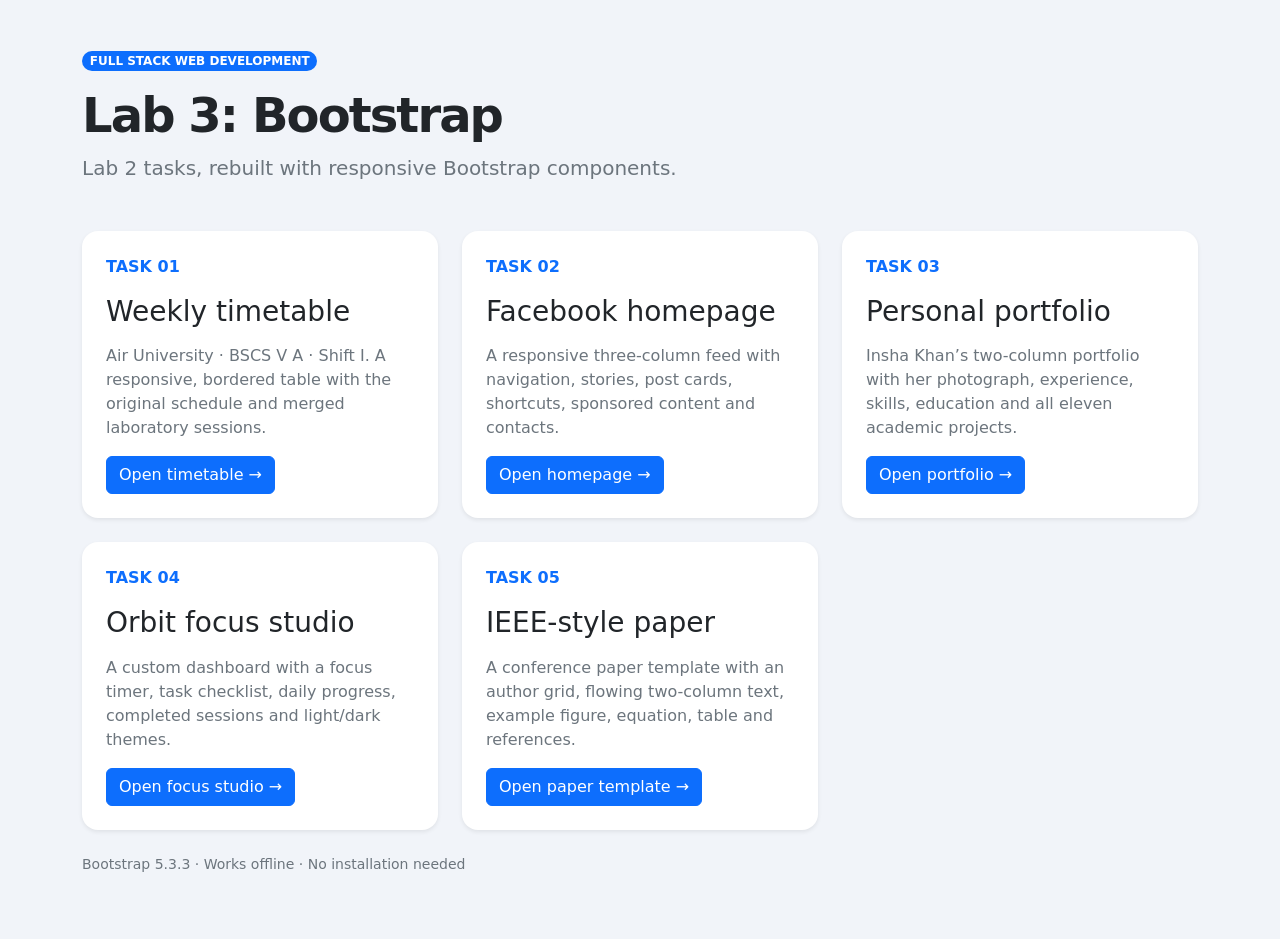
<file: Lab3-Bootstrap/index.html>
<!DOCTYPE html>
<html lang="en">
<head>
  <meta charset="UTF-8">
  <meta name="viewport" content="width=device-width, initial-scale=1">
  <title>Lab 3 | Bootstrap Tasks</title>
  <!-- Bootstrap 5.3.3 is included locally so this assignment works offline. -->
  <link rel="stylesheet" href="assets/vendor/bootstrap.min.css">
  <link rel="stylesheet" href="assets/index.css">
</head>
<body>
<main class="container py-5">
<div class="mx-auto" style="max-width:1140px">
<span class="badge text-bg-primary rounded-pill mb-3">FULL STACK WEB DEVELOPMENT</span>
<h1 class="display-5 fw-bold">Lab 3: Bootstrap</h1>
<p class="lead text-secondary mb-5">Lab 2 tasks, rebuilt with responsive Bootstrap components.</p>
<div class="row g-4">
<div class="col-md-6 col-lg-4"><section class="card h-100 shadow-sm border-0"><div class="card-body p-4"><span class="text-primary fw-bold">TASK 01</span><h2 class="h3 my-3">Weekly timetable</h2><p class="text-secondary">Air University · BSCS V A · Shift I. A responsive, bordered table with the original schedule and merged laboratory sessions.</p><a class="btn btn-primary" href="Q1-timetable.html">Open timetable →</a></div></section></div>
<div class="col-md-6 col-lg-4"><section class="card h-100 shadow-sm border-0"><div class="card-body p-4"><span class="text-primary fw-bold">TASK 02</span><h2 class="h3 my-3">Facebook homepage</h2><p class="text-secondary">A responsive three-column feed with navigation, stories, post cards, shortcuts, sponsored content and contacts.</p><a class="btn btn-primary" href="Q2-facebook-homepage.html">Open homepage →</a></div></section></div>
<div class="col-md-6 col-lg-4"><section class="card h-100 shadow-sm border-0"><div class="card-body p-4"><span class="text-primary fw-bold">TASK 03</span><h2 class="h3 my-3">Personal portfolio</h2><p class="text-secondary">Insha Khan’s two-column portfolio with her photograph, experience, skills, education and all eleven academic projects.</p><a class="btn btn-primary" href="Q3-portfolio.html">Open portfolio →</a></div></section></div>
<div class="col-md-6 col-lg-4"><section class="card h-100 shadow-sm border-0"><div class="card-body p-4"><span class="text-primary fw-bold">TASK 04</span><h2 class="h3 my-3">Orbit focus studio</h2><p class="text-secondary">A custom dashboard with a focus timer, task checklist, daily progress, completed sessions and light/dark themes.</p><a class="btn btn-primary" href="Q4-orbit-focus.html">Open focus studio →</a></div></section></div>
<div class="col-md-6 col-lg-4"><section class="card h-100 shadow-sm border-0"><div class="card-body p-4"><span class="text-primary fw-bold">TASK 05</span><h2 class="h3 my-3">IEEE-style paper</h2><p class="text-secondary">A conference paper template with an author grid, flowing two-column text, example figure, equation, table and references.</p><a class="btn btn-primary" href="Q5-ieee-paper.html">Open paper template →</a></div></section></div>
</div><p class="small text-secondary mt-4">Bootstrap 5.3.3 · Works offline · No installation needed</p>
</div></main>
<script src="assets/vendor/bootstrap.bundle.min.js"></script>
</body>
</html>
</file>
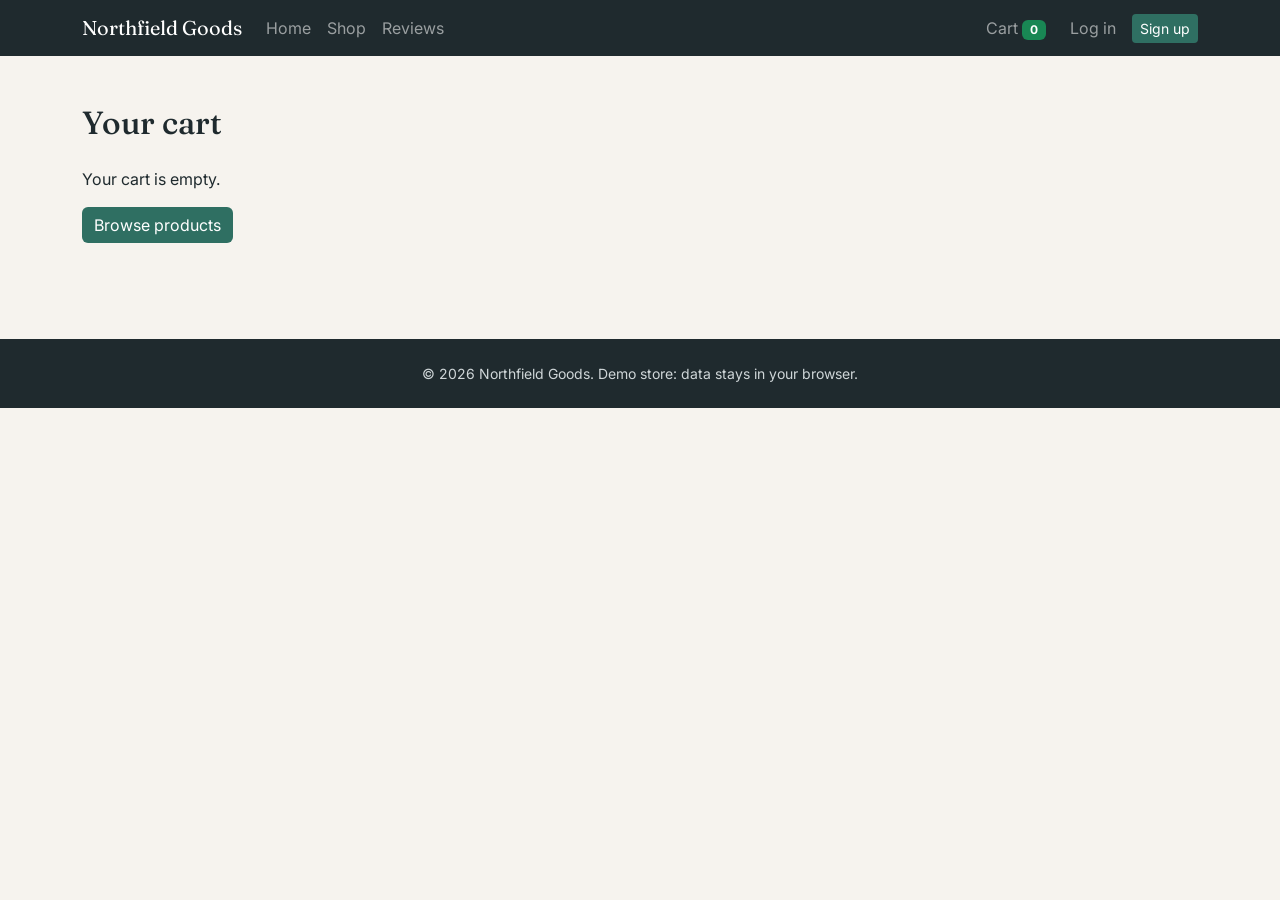
<file: e-commerce/cart.html>
<!DOCTYPE html><html lang="en"><head><meta charset="utf-8"><meta name="viewport" content="width=device-width,initial-scale=1"><title>Cart · Northfield Goods</title>
<link href="https://cdn.jsdelivr.net/npm/bootstrap@5.3.3/dist/css/bootstrap.min.css" rel="stylesheet">
<link href="https://fonts.googleapis.com/css2?family=Fraunces:wght@600&family=Inter:wght@400;600&display=swap" rel="stylesheet">
<link href="css/style.css" rel="stylesheet"></head><body><div id="nav"></div>
<main class="container py-5"><h2 class="mb-4">Your cart</h2><div id="cart"></div></main>
<div id="foot"></div><script src="https://cdn.jsdelivr.net/npm/bootstrap@5.3.3/dist/js/bootstrap.bundle.min.js"></script><script src="js/app.js"></script>
<script>
function draw(){const c=getCart();if(!c.length){$("#cart").innerHTML='<p>Your cart is empty.</p><a class="btn btn-accent" href="index.html#products">Browse products</a>';return}
let t=0;const rows=c.map(i=>{const p=PRODUCTS.find(x=>x.id===i.id);t+=p.price*i.qty;return`<tr>
<td><div class="d-flex align-items-center gap-3"><img class="cart-img" src="${p.img}" alt=""><span>${p.name}</span></div></td>
<td>${money(p.price)}</td>
<td><div class="input-group input-group-sm" style="width:120px"><button class="btn btn-outline-secondary" onclick="chg(${p.id},-1)" aria-label="Decrease">−</button>
<input class="form-control text-center" value="${i.qty}" onchange="setq(${p.id},this.value)" aria-label="Quantity"><button class="btn btn-outline-secondary" onclick="chg(${p.id},1)" aria-label="Increase">+</button></div></td>
<td>${money(p.price*i.qty)}</td><td><button class="btn btn-sm btn-outline-danger" onclick="rm(${p.id})">Remove</button></td></tr>`}).join("");
$("#cart").innerHTML=`<div class="table-responsive"><table class="table align-middle bg-white"><thead><tr><th>Product</th><th>Price</th><th>Qty</th><th>Total</th><th></th></tr></thead><tbody>${rows}</tbody></table></div>
<div class="text-end"><h4>Subtotal: ${money(t)}</h4><a href="checkout.html" class="btn btn-accent">Go to checkout</a></div>`}
function chg(id,d){const c=getCart(),i=c.find(x=>x.id===id);i.qty+=d;setCart(i.qty<1?c.filter(x=>x.id!==id):c);draw()}
function setq(id,v){v=parseInt(v);const c=getCart();setCart(v>0?c.map(x=>x.id===id?{...x,qty:v}:x):c.filter(x=>x.id!==id));draw()}
function rm(id){setCart(getCart().filter(x=>x.id!==id));draw()}
draw();
</script></body></html>
</file>
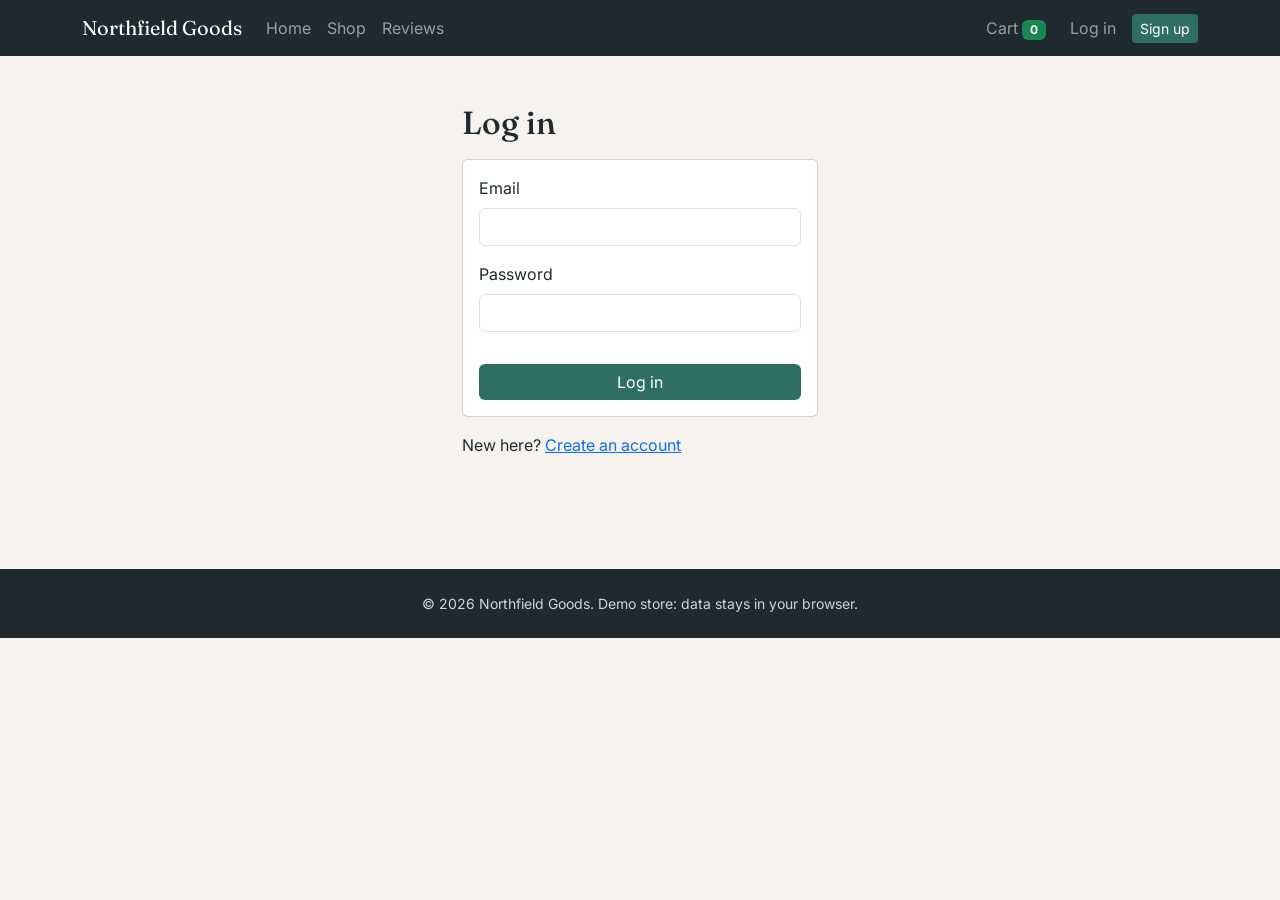
<file: e-commerce/checkout.html>
<!DOCTYPE html><html lang="en"><head><meta charset="utf-8"><meta name="viewport" content="width=device-width,initial-scale=1"><title>Checkout · Northfield Goods</title>
<link href="https://cdn.jsdelivr.net/npm/bootstrap@5.3.3/dist/css/bootstrap.min.css" rel="stylesheet">
<link href="https://fonts.googleapis.com/css2?family=Fraunces:wght@600&family=Inter:wght@400;600&display=swap" rel="stylesheet">
<link href="css/style.css" rel="stylesheet"></head><body><div id="nav"></div>
<main class="container py-5"><h2 class="mb-4">Checkout</h2><div id="co" class="row g-4"></div></main>
<div id="foot"></div><script src="https://cdn.jsdelivr.net/npm/bootstrap@5.3.3/dist/js/bootstrap.bundle.min.js"></script><script src="js/app.js"></script>
<script>
const u=getUser(),c=getCart();
if(!u){sessionStorage.setItem("next","checkout.html");location.href="login.html"}
else if(!c.length){$("#co").innerHTML='<p>Your cart is empty.</p><a class="btn btn-accent" href="index.html#products">Browse products</a>'}
else{let t=0;const lines=c.map(i=>{const p=PRODUCTS.find(x=>x.id===i.id);t+=p.price*i.qty;return`<li class="list-group-item d-flex justify-content-between">${p.name} × ${i.qty}<span>${money(p.price*i.qty)}</span></li>`}).join("");
$("#co").innerHTML=`<div class="col-lg-7"><form id="f" class="card card-body">
<div class="row g-3"><div class="col-md-6"><label class="form-label">Full name</label><input class="form-control" value="${u.name}" required></div>
<div class="col-md-6"><label class="form-label">Email</label><input id="e" type="email" class="form-control" value="${u.email}" required></div>
<div class="col-12"><label class="form-label">Address</label><input class="form-control" required></div>
<div class="col-md-6"><label class="form-label">City</label><input class="form-control" required></div>
<div class="col-md-6"><label class="form-label">Postal code</label><input class="form-control" required></div>
<div class="col-12"><label class="form-label">Payment</label><select class="form-select"><option>Cash on delivery</option><option>Card (demo, not charged)</option></select></div>
<div class="col-12"><button class="btn btn-accent btn-lg w-100">Place order · ${money(t)}</button></div></div></form></div>
<div class="col-lg-5"><div class="card"><div class="card-header">Order summary</div><ul class="list-group list-group-flush">${lines}
<li class="list-group-item d-flex justify-content-between fw-bold">Total<span>${money(t)}</span></li></ul></div></div>`;
$("#f").onsubmit=e=>{e.preventDefault();const em=$("#e").value,id="NG-"+Date.now().toString().slice(-6),o=load("orders",[]);o.push({id,user:u.email,items:c,total:t,date:new Date().toISOString()});save("orders",o);
setCart([]);$("#co").innerHTML=`<div class="col-12"><div class="alert alert-success"><h4>Order ${id} placed</h4><p class="mb-0">Thanks, ${u.name.split(" ")[0]}. A confirmation will go to ${em}.</p></div><a class="btn btn-accent" href="index.html">Keep shopping</a></div>`}}
</script></body></html>
</file>
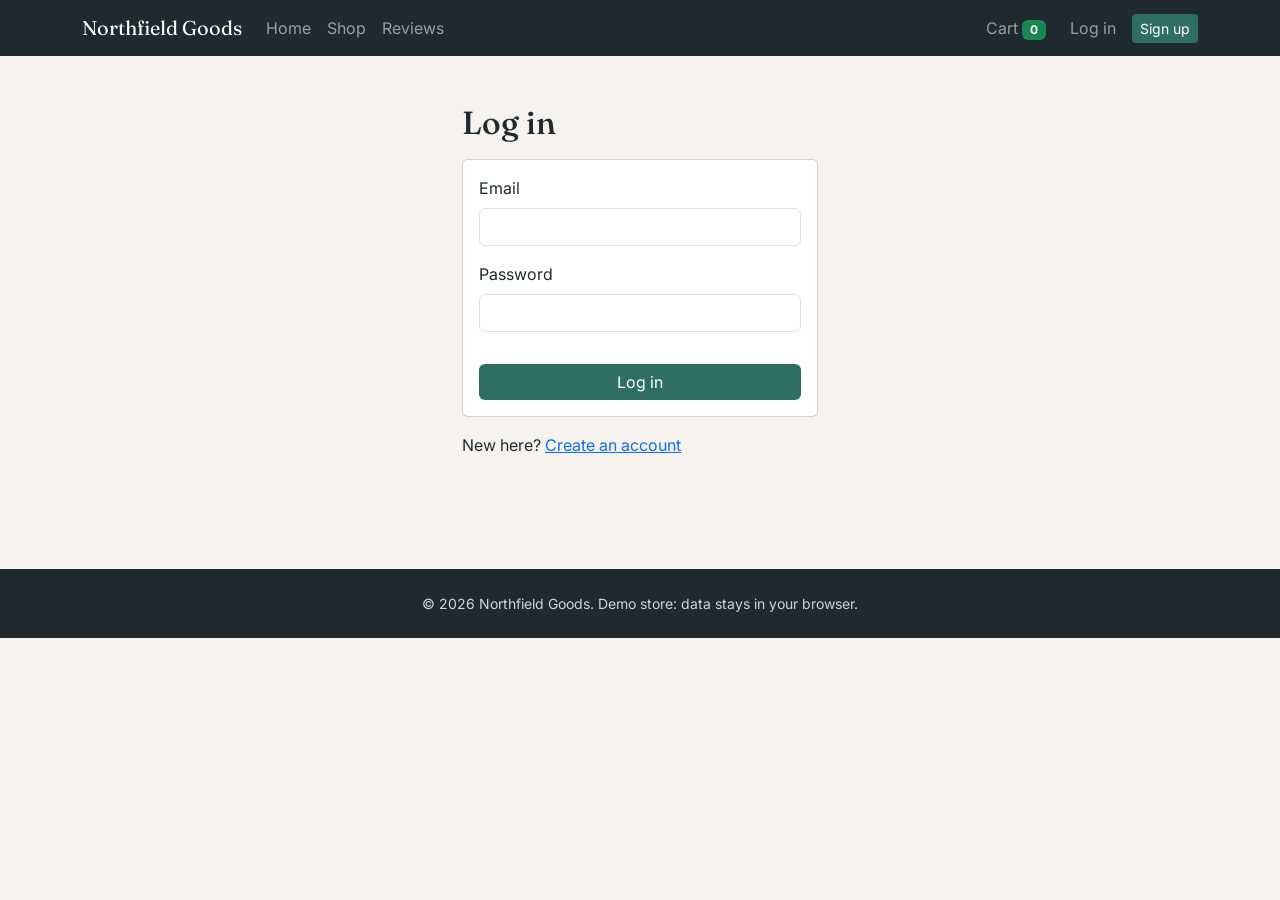
<file: e-commerce/login.html>
<!DOCTYPE html><html lang="en"><head><meta charset="utf-8"><meta name="viewport" content="width=device-width,initial-scale=1"><title>Login · Northfield Goods</title>
<link href="https://cdn.jsdelivr.net/npm/bootstrap@5.3.3/dist/css/bootstrap.min.css" rel="stylesheet">
<link href="https://fonts.googleapis.com/css2?family=Fraunces:wght@600&family=Inter:wght@400;600&display=swap" rel="stylesheet">
<link href="css/style.css" rel="stylesheet"></head><body><div id="nav"></div>
<main class="container py-5"><div class="row justify-content-center"><div class="col-md-6 col-lg-4"><h2 class="mb-3">Log in</h2>
<form id="f" class="card card-body gap-3"><div><label class="form-label">Email</label><input id="e" type="email" class="form-control" required></div>
<div><label class="form-label">Password</label><input id="p" type="password" class="form-control" required></div><div id="err" class="text-danger small"></div><button class="btn btn-accent">Log in</button></form>
<p class="mt-3">New here? <a href="signup.html">Create an account</a></p></div></div></main>
<div id="foot"></div><script src="https://cdn.jsdelivr.net/npm/bootstrap@5.3.3/dist/js/bootstrap.bundle.min.js"></script><script src="js/app.js"></script>
<script>
$("#f").onsubmit=e=>{e.preventDefault();const u=load("users",[]).find(x=>x.email===$("#e").value.trim().toLowerCase()&&x.pass===btoa($("#p").value));
if(!u){$("#err").textContent="Email or password is incorrect.";return}
save("session",{name:u.name,email:u.email});const n=sessionStorage.getItem("next");sessionStorage.removeItem("next");location.href=n||"index.html"}</script></body></html>
</file>
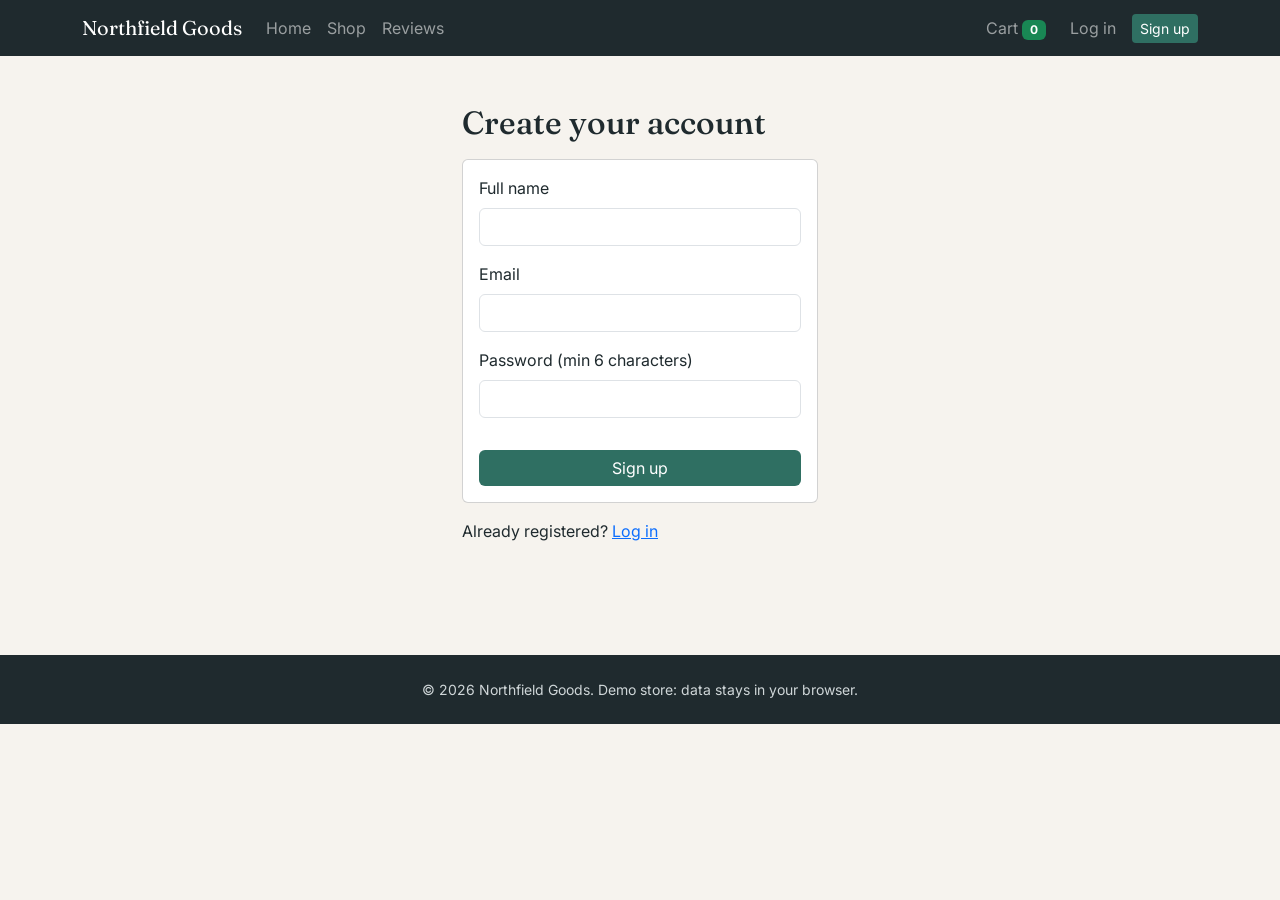
<file: e-commerce/signup.html>
<!DOCTYPE html><html lang="en"><head><meta charset="utf-8"><meta name="viewport" content="width=device-width,initial-scale=1"><title>Signup · Northfield Goods</title>
<link href="https://cdn.jsdelivr.net/npm/bootstrap@5.3.3/dist/css/bootstrap.min.css" rel="stylesheet">
<link href="https://fonts.googleapis.com/css2?family=Fraunces:wght@600&family=Inter:wght@400;600&display=swap" rel="stylesheet">
<link href="css/style.css" rel="stylesheet"></head><body><div id="nav"></div>
<main class="container py-5"><div class="row justify-content-center"><div class="col-md-6 col-lg-4"><h2 class="mb-3">Create your account</h2>
<form id="f" class="card card-body gap-3"><div><label class="form-label">Full name</label><input id="n" class="form-control" required></div>
<div><label class="form-label">Email</label><input id="e" type="email" class="form-control" required></div>
<div><label class="form-label">Password (min 6 characters)</label><input id="p" type="password" minlength="6" class="form-control" required></div><div id="err" class="text-danger small"></div><button class="btn btn-accent">Sign up</button></form>
<p class="mt-3">Already registered? <a href="login.html">Log in</a></p></div></div></main>
<div id="foot"></div><script src="https://cdn.jsdelivr.net/npm/bootstrap@5.3.3/dist/js/bootstrap.bundle.min.js"></script><script src="js/app.js"></script>
<script>
$("#f").onsubmit=e=>{e.preventDefault();const us=load("users",[]),em=$("#e").value.trim().toLowerCase();
if(us.some(u=>u.email===em)){$("#err").textContent="That email is already registered. Try logging in.";return}
const u={name:$("#n").value.trim(),email:em,pass:btoa($("#p").value)};us.push(u);save("users",us);save("session",{name:u.name,email:u.email});
const n=sessionStorage.getItem("next");sessionStorage.removeItem("next");location.href=n||"index.html"}</script></body></html>
</file>
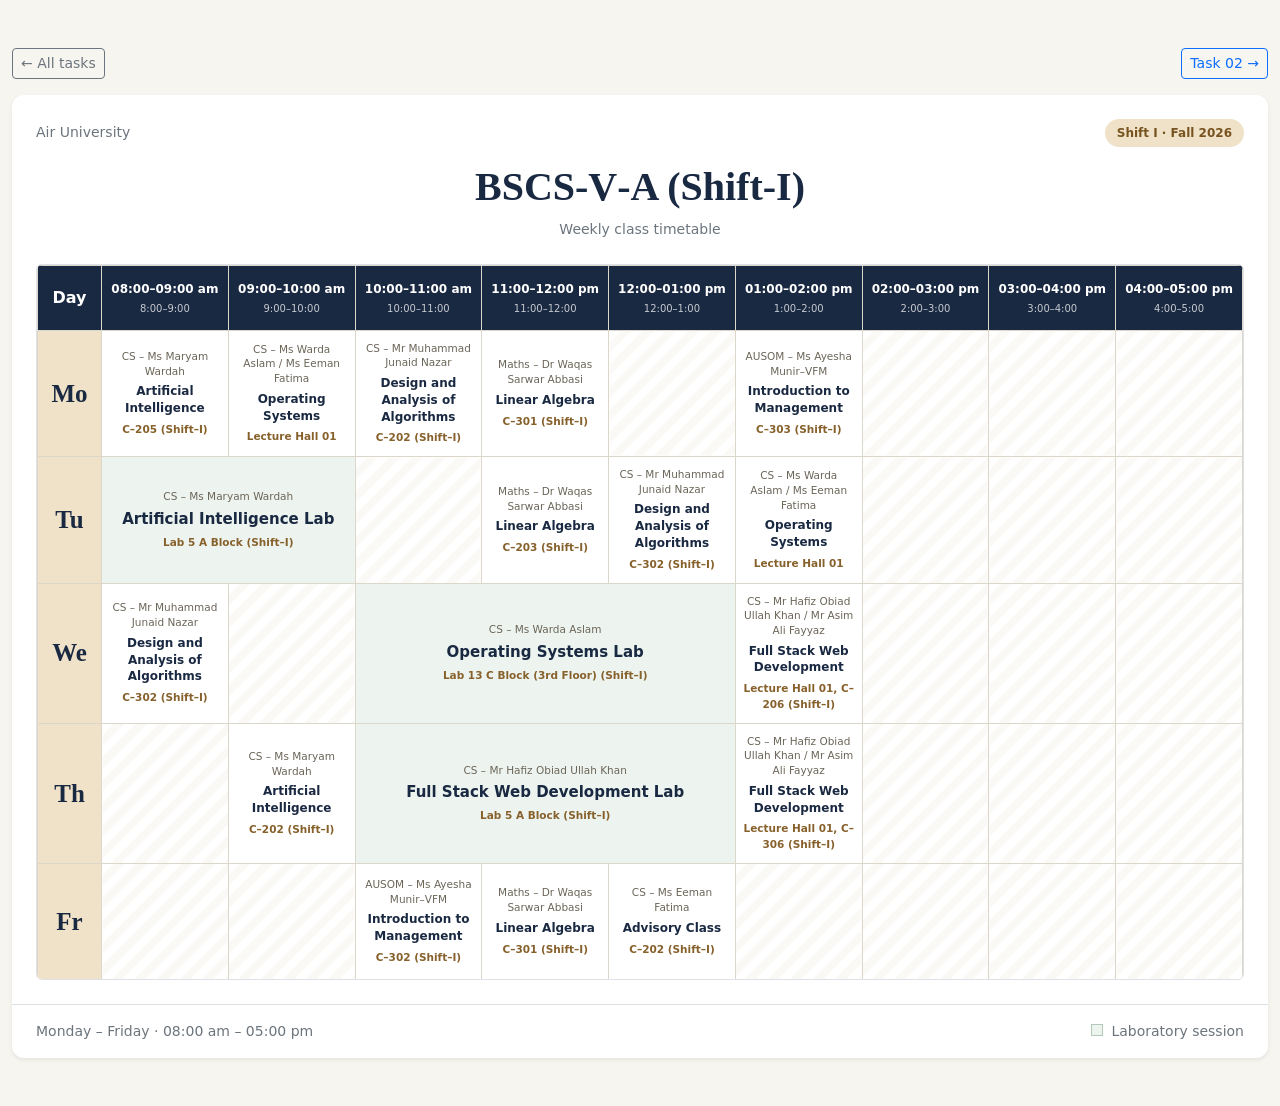
<file: Lab3-Bootstrap/Q1-timetable.html>
<!DOCTYPE html>
<html lang="en">
<head>
  <meta charset="UTF-8">
  <meta name="viewport" content="width=device-width, initial-scale=1">
  <title>Lab 3 | Bootstrap Timetable</title>
  <!-- Bootstrap 5.3.3 is included locally so this assignment works offline. -->
  <link rel="stylesheet" href="assets/vendor/bootstrap.min.css">
  <link rel="stylesheet" href="assets/timetable.css">
</head>
<body>
<main class="container-xxl py-4 py-md-5">
  <nav class="d-flex justify-content-between align-items-center mb-3 d-print-none" aria-label="Lab tasks">
    <a href="index.html" class="btn btn-sm btn-outline-secondary">← All tasks</a>
    <a href="Q2-facebook-homepage.html" class="btn btn-sm btn-outline-primary">Task 02 →</a>
  </nav>
  <section class="card border-0 shadow-sm overflow-hidden sheet" aria-labelledby="schedule-title">
    <header class="p-3 p-md-4">
      <div class="d-flex flex-wrap justify-content-between align-items-center gap-2 mb-3">
        <span class="text-secondary small">Air University</span>
        <span class="badge rounded-pill semester">Shift I · Fall 2026</span>
      </div>
      <h1 id="schedule-title" class="text-center fw-bold mb-2">BSCS‑V‑A (Shift‑I)</h1>
      <p class="text-center text-secondary small mb-0">Weekly class timetable</p>
    </header>
    <div class="px-3 px-md-4 pb-4">
      <p class="small text-secondary d-lg-none">Swipe horizontally to view all time slots.</p>
      <div class="table-responsive rounded border"><!-- Bootstrap table utilities provide borders, alignment and responsive scrolling. -->
<table class="table table-bordered text-center align-middle mb-0 timetable">
<caption class="visually-hidden">BSCS V A, Shift I, Fall 2026 weekly timetable at Air University</caption>
      <thead>
        <tr>
          <th scope="col" class="corner">Day</th>
          <th scope="col"><span class="range">08:00&ndash;09:00 am</span><span class="clock">8:00&ndash;9:00</span></th>
          <th scope="col"><span class="range">09:00&ndash;10:00 am</span><span class="clock">9:00&ndash;10:00</span></th>
          <th scope="col"><span class="range">10:00&ndash;11:00 am</span><span class="clock">10:00&ndash;11:00</span></th>
          <th scope="col"><span class="range">11:00&ndash;12:00 pm</span><span class="clock">11:00&ndash;12:00</span></th>
          <th scope="col"><span class="range">12:00&ndash;01:00 pm</span><span class="clock">12:00&ndash;1:00</span></th>
          <th scope="col"><span class="range">01:00&ndash;02:00 pm</span><span class="clock">1:00&ndash;2:00</span></th>
          <th scope="col"><span class="range">02:00&ndash;03:00 pm</span><span class="clock">2:00&ndash;3:00</span></th>
          <th scope="col"><span class="range">03:00&ndash;04:00 pm</span><span class="clock">3:00&ndash;4:00</span></th>
          <th scope="col"><span class="range">04:00&ndash;05:00 pm</span><span class="clock">4:00&ndash;5:00</span></th>
        </tr>
      </thead>
      <tbody>

        <!-- MONDAY -->
        <tr>
          <th scope="row" class="day-cell"><span class="day-letters">Mo</span></th>
          <td class="slot filled">
            <div class="teacher">CS &ndash; Ms Maryam Wardah</div>
            <div class="course">Artificial Intelligence</div>
            <div class="room">C&ndash;205 (Shift&ndash;I)</div>
          </td>
          <td class="slot filled">
            <div class="teacher">CS &ndash; Ms Warda Aslam / Ms Eeman Fatima</div>
            <div class="course">Operating Systems</div>
            <div class="room">Lecture Hall 01</div>
          </td>
          <td class="slot filled">
            <div class="teacher">CS &ndash; Mr Muhammad Junaid Nazar</div>
            <div class="course">Design and Analysis of Algorithms</div>
            <div class="room">C&ndash;202 (Shift&ndash;I)</div>
          </td>
          <td class="slot filled">
            <div class="teacher">Maths &ndash; Dr Waqas Sarwar Abbasi</div>
            <div class="course">Linear Algebra</div>
            <div class="room">C&ndash;301 (Shift&ndash;I)</div>
          </td>
          <td class="slot empty"></td>
          <td class="slot filled">
            <div class="teacher">AUSOM &ndash; Ms Ayesha Munir&ndash;VFM</div>
            <div class="course">Introduction to Management</div>
            <div class="room">C&ndash;303 (Shift&ndash;I)</div>
          </td>
          <td class="slot empty"></td>
          <td class="slot empty"></td>
          <td class="slot empty"></td>
        </tr>

        <!-- TUESDAY -->
        <tr>
          <th scope="row" class="day-cell"><span class="day-letters">Tu</span></th>
          <td class="slot lab" colspan="2">
            <div class="teacher">CS &ndash; Ms Maryam Wardah</div>
            <div class="course">Artificial Intelligence Lab</div>
            <div class="room">Lab 5 A Block (Shift&ndash;I)</div>
          </td>
          <td class="slot empty"></td>
          <td class="slot filled">
            <div class="teacher">Maths &ndash; Dr Waqas Sarwar Abbasi</div>
            <div class="course">Linear Algebra</div>
            <div class="room">C&ndash;203 (Shift&ndash;I)</div>
          </td>
          <td class="slot filled">
            <div class="teacher">CS &ndash; Mr Muhammad Junaid Nazar</div>
            <div class="course">Design and Analysis of Algorithms</div>
            <div class="room">C&ndash;302 (Shift&ndash;I)</div>
          </td>
          <td class="slot filled">
            <div class="teacher">CS &ndash; Ms Warda Aslam / Ms Eeman Fatima</div>
            <div class="course">Operating Systems</div>
            <div class="room">Lecture Hall 01</div>
          </td>
          <td class="slot empty"></td>
          <td class="slot empty"></td>
          <td class="slot empty"></td>
        </tr>

        <!-- WEDNESDAY -->
        <tr>
          <th scope="row" class="day-cell"><span class="day-letters">We</span></th>
          <td class="slot filled">
            <div class="teacher">CS &ndash; Mr Muhammad Junaid Nazar</div>
            <div class="course">Design and Analysis of Algorithms</div>
            <div class="room">C&ndash;302 (Shift&ndash;I)</div>
          </td>
          <td class="slot empty"></td>
          <td class="slot lab" colspan="3">
            <div class="teacher">CS &ndash; Ms Warda Aslam</div>
            <div class="course">Operating Systems Lab</div>
            <div class="room">Lab 13 C Block (3rd Floor) (Shift&ndash;I)</div>
          </td>
          <td class="slot filled">
            <div class="teacher">CS &ndash; Mr Hafiz Obiad Ullah Khan / Mr Asim Ali Fayyaz</div>
            <div class="course">Full Stack Web Development</div>
            <div class="room">Lecture Hall 01, C&ndash;206 (Shift&ndash;I)</div>
          </td>
          <td class="slot empty"></td>
          <td class="slot empty"></td>
          <td class="slot empty"></td>
        </tr>

        <!-- THURSDAY -->
        <tr>
          <th scope="row" class="day-cell"><span class="day-letters">Th</span></th>
          <td class="slot empty"></td>
          <td class="slot filled">
            <div class="teacher">CS &ndash; Ms Maryam Wardah</div>
            <div class="course">Artificial Intelligence</div>
            <div class="room">C&ndash;202 (Shift&ndash;I)</div>
          </td>
          <td class="slot lab" colspan="3">
            <div class="teacher">CS &ndash; Mr Hafiz Obiad Ullah Khan</div>
            <div class="course">Full Stack Web Development Lab</div>
            <div class="room">Lab 5 A Block (Shift&ndash;I)</div>
          </td>
          <td class="slot filled">
            <div class="teacher">CS &ndash; Mr Hafiz Obiad Ullah Khan / Mr Asim Ali Fayyaz</div>
            <div class="course">Full Stack Web Development</div>
            <div class="room">Lecture Hall 01, C&ndash;306 (Shift&ndash;I)</div>
          </td>
          <td class="slot empty"></td>
          <td class="slot empty"></td>
          <td class="slot empty"></td>
        </tr>

        <!-- FRIDAY -->
        <tr>
          <th scope="row" class="day-cell"><span class="day-letters">Fr</span></th>
          <td class="slot empty"></td>
          <td class="slot empty"></td>
          <td class="slot filled">
            <div class="teacher">AUSOM &ndash; Ms Ayesha Munir&ndash;VFM</div>
            <div class="course">Introduction to Management</div>
            <div class="room">C&ndash;302 (Shift&ndash;I)</div>
          </td>
          <td class="slot filled">
            <div class="teacher">Maths &ndash; Dr Waqas Sarwar Abbasi</div>
            <div class="course">Linear Algebra</div>
            <div class="room">C&ndash;301 (Shift&ndash;I)</div>
          </td>
          <td class="slot filled">
            <div class="teacher">CS &ndash; Ms Eeman Fatima</div>
            <div class="course">Advisory Class</div>
            <div class="room">C&ndash;202 (Shift&ndash;I)</div>
          </td>
          <td class="slot empty"></td>
          <td class="slot empty"></td>
          <td class="slot empty"></td>
          <td class="slot empty"></td>
        </tr>

      </tbody>
    </table></div>
    </div>
    <footer class="border-top px-4 py-3 d-flex flex-wrap gap-3 justify-content-between small text-secondary">
      <span>Monday – Friday · 08:00 am – 05:00 pm</span>
      <span><span class="legend-lab me-1"></span> Laboratory session</span>
    </footer>
  </section>
</main>
<script src="assets/vendor/bootstrap.bundle.min.js"></script>
</body>
</html>
</file>
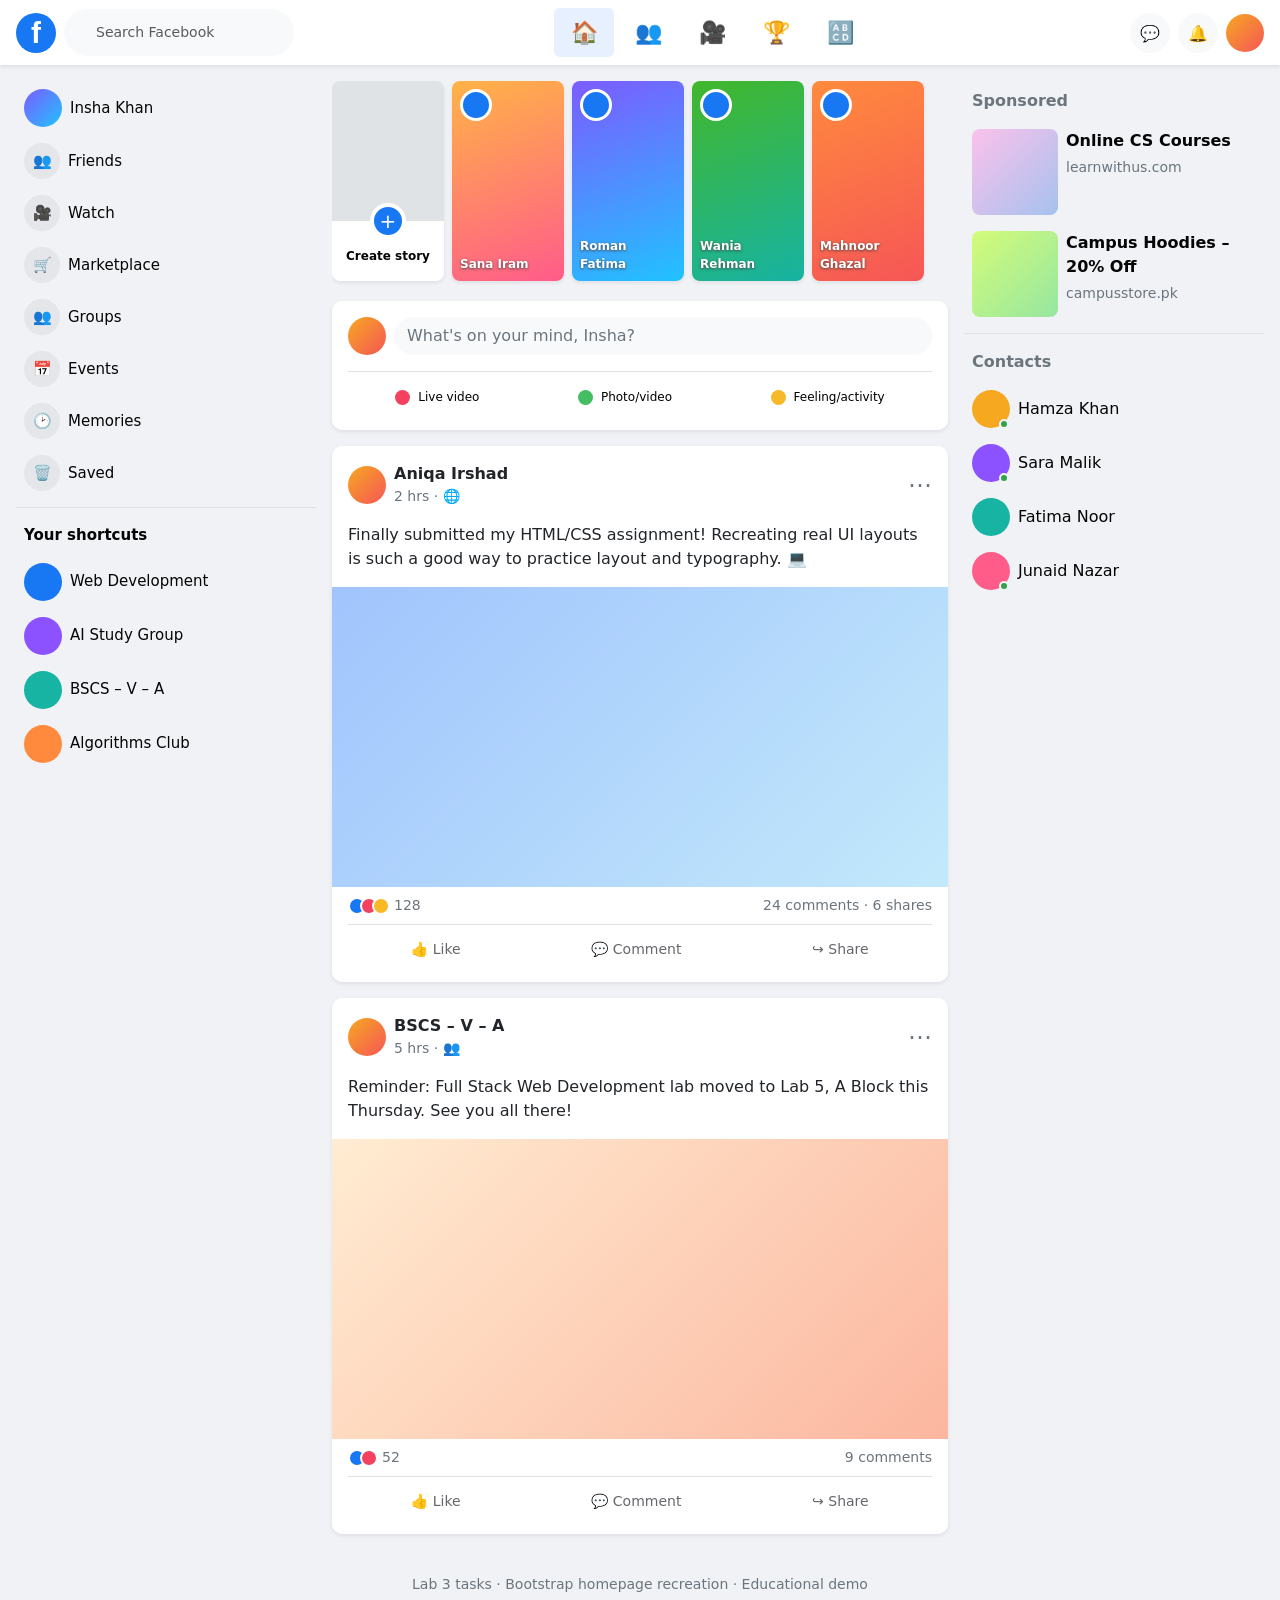
<file: Lab3-Bootstrap/Q2-facebook-homepage.html>
<!DOCTYPE html>
<html lang="en">
<head>
  <meta charset="UTF-8">
  <meta name="viewport" content="width=device-width, initial-scale=1">
  <title>Lab 3 | Facebook-style Homepage</title>
  <!-- Bootstrap 5.3.3 is included locally so this assignment works offline. -->
  <link rel="stylesheet" href="assets/vendor/bootstrap.min.css">
  <link rel="stylesheet" href="assets/facebook.css">
</head>
<body>


<header class="navbar navbar-expand-lg sticky-top bg-white shadow-sm px-3 py-2 gap-2">
  <div class="d-flex align-items-center gap-2">
    <div class="fb-logo rounded-circle d-flex align-items-center justify-content-center">f</div>
    <div class="d-none d-sm-flex align-items-center gap-2 bg-body-tertiary rounded-pill px-3 py-2 search-box">
      <span class="search-icon"></span>
      <input class="form-control form-control-sm border-0 bg-transparent" type="search" aria-label="Search posts" id="searchPosts" placeholder="Search Facebook">
    </div>
  </div>

  <nav aria-label="Primary navigation" class="nav nav-pills d-none d-lg-flex flex-grow-1 justify-content-center gap-1">
    <a href="#" class="nav-link nav-icon active" data-demo="Home" aria-label="Home">&#127968;</a>
    <a href="#" class="nav-link nav-icon" data-demo="Friends" aria-label="Friends">&#128101;</a>
    <a href="#" class="nav-link nav-icon" data-demo="Watch" aria-label="Watch">&#127909;</a>
    <a href="#" class="nav-link nav-icon" data-demo="Gaming" aria-label="Gaming">&#127942;</a>
    <a href="#" class="nav-link nav-icon" data-demo="Menu" aria-label="Menu">&#128288;</a>
  </nav>

  <div class="d-flex align-items-center gap-2 ms-auto">
    <button class="btn btn-light rounded-circle pill-btn d-lg-none" type="button" data-bs-toggle="offcanvas" data-bs-target="#mobileMenu" aria-controls="mobileMenu" aria-label="Open menu">☰</button>
    <button type="button" class="btn btn-light rounded-circle pill-btn" data-demo="Notifications" aria-label="Notifications">&#128172;</button>
    <button type="button" class="btn btn-light rounded-circle pill-btn" data-demo="Notifications" aria-label="Notifications">&#128276;</button>
    <div class="avatar-sm"></div>
  </div>
</header>

<div class="container-fluid py-3 px-2 px-md-3"><div class="row g-3 justify-content-center align-items-start">

  <!-- LEFT SIDEBAR -->
  <aside class="col-lg-3 d-none d-lg-block sidebar-left">
    <a href="#" class="d-flex align-items-center gap-2 rounded p-2 side-item" data-demo="Preview"><div class="side-avatar me"></div> Insha Khan</a>
    <a href="#" class="d-flex align-items-center gap-2 rounded p-2 side-item" data-demo="Preview"><div class="side-icon rounded-circle d-flex align-items-center justify-content-center">&#128101;</div> Friends</a>
    <a href="#" class="d-flex align-items-center gap-2 rounded p-2 side-item" data-demo="Preview"><div class="side-icon rounded-circle d-flex align-items-center justify-content-center">&#127909;</div> Watch</a>
    <a href="#" class="d-flex align-items-center gap-2 rounded p-2 side-item" data-demo="Preview"><div class="side-icon rounded-circle d-flex align-items-center justify-content-center">&#128722;</div> Marketplace</a>
    <a href="#" class="d-flex align-items-center gap-2 rounded p-2 side-item" data-demo="Preview"><div class="side-icon rounded-circle d-flex align-items-center justify-content-center">&#128101;</div> Groups</a>
    <a href="#" class="d-flex align-items-center gap-2 rounded p-2 side-item" data-demo="Preview"><div class="side-icon rounded-circle d-flex align-items-center justify-content-center">&#128197;</div> Events</a>
    <a href="#" class="d-flex align-items-center gap-2 rounded p-2 side-item" data-demo="Preview"><div class="side-icon rounded-circle d-flex align-items-center justify-content-center">&#128337;</div> Memories</a>
    <a href="#" class="d-flex align-items-center gap-2 rounded p-2 side-item" data-demo="Preview"><div class="side-icon rounded-circle d-flex align-items-center justify-content-center">&#128465;</div> Saved</a>
    <div class="border-top my-2"></div>
    <div style="padding:8px; color:var(--muted); font-weight:600; font-size:15px;">Your shortcuts</div>
    <a href="#" class="d-flex align-items-center gap-2 rounded p-2 side-item" data-demo="Preview"><div class="side-avatar blue"></div> Web Development</a>
    <a href="#" class="d-flex align-items-center gap-2 rounded p-2 side-item" data-demo="Preview"><div class="side-avatar purple"></div> AI Study Group</a>
    <a href="#" class="d-flex align-items-center gap-2 rounded p-2 side-item" data-demo="Preview"><div class="side-avatar teal"></div> BSCS &ndash; V &ndash; A</a>
    <a href="#" class="d-flex align-items-center gap-2 rounded p-2 side-item" data-demo="Preview"><div class="side-avatar orange"></div> Algorithms Club</a>
  </aside>

  <!-- CENTER FEED -->
  <main id="feed" class="col-12 col-md-9 col-lg-6 col-xl-6 d-flex flex-column gap-3 feed">

    <!-- stories -->
    <div class="d-flex gap-2 overflow-x-auto pb-1 stories">
      <div class="story position-relative rounded-3 overflow-hidden shadow-sm flex-shrink-0 add">
        <div class="thumb"></div>
        <div class="plus">+</div>
        <span>Create story</span>
      </div>
      <div class="story position-relative rounded-3 overflow-hidden shadow-sm flex-shrink-0 s1">
        <div class="story-avatar"></div>
        <div class="story-name">Sana Iram</div>
      </div>
      <div class="story position-relative rounded-3 overflow-hidden shadow-sm flex-shrink-0 s2">
        <div class="story-avatar"></div>
        <div class="story-name">Roman Fatima</div>
      </div>
      <div class="story position-relative rounded-3 overflow-hidden shadow-sm flex-shrink-0 s3">
        <div class="story-avatar"></div>
        <div class="story-name">Wania Rehman</div>
      </div>
      <div class="story position-relative rounded-3 overflow-hidden shadow-sm flex-shrink-0 s4">
        <div class="story-avatar"></div>
        <div class="story-name">Mahnoor Ghazal</div>
      </div>
    </div>

    <h1 class="visually-hidden">Facebook-style home feed</h1><!-- create post -->
    <div class="card border-0 shadow-sm p-3">
      <div class="d-flex align-items-center gap-2 pb-3 border-bottom">
        <div class="avatar-sm"></div>
        <button class="btn btn-light rounded-pill text-start text-secondary flex-grow-1" data-bs-toggle="modal" data-bs-target="#postModal">What's on your mind, Insha?</button>
      </div>
      <div class="d-flex justify-content-around gap-1 pt-2 flex-wrap">
        <div class="btn btn-light d-flex align-items-center gap-2 cp-action"><span aria-hidden="true" class="dot live"></span> Live video</div>
        <div class="btn btn-light d-flex align-items-center gap-2 cp-action"><span aria-hidden="true" class="dot photo"></span> Photo/video</div>
        <div class="btn btn-light d-flex align-items-center gap-2 cp-action"><span aria-hidden="true" class="dot feeling"></span> Feeling/activity</div>
      </div>
    </div>

    <!-- post 1 -->
    <div class="card border-0 shadow-sm p-3">
      <div class="d-flex align-items-center gap-2">
        <div class="avatar-sm"></div>
        <div>
          <div class="fw-semibold">Aniqa Irshad</div>
          <div class="small text-secondary">2 hrs &middot; &#127760;</div>
        </div>
        <div class="ms-auto text-secondary fs-4">&#8943;</div>
      </div>
      <div class="my-3">Finally submitted my HTML/CSS assignment! Recreating real UI layouts is such a good way to practice layout and typography. &#128187;</div>
      <div class="post-image p1" role="img" aria-label="Blue gradient post illustration"></div>
      <div class="d-flex flex-wrap justify-content-between gap-2 py-2 border-bottom small text-secondary">
        <div class="d-flex align-items-center gap-1">
          <span class="reaction-icons"><span class="r1"></span><span class="r2"></span><span class="r3"></span></span>
          128
        </div>
        <div>24 comments &middot; 6 shares</div>
      </div>
      <div class="d-flex gap-1 pt-2">
        <button class="btn btn-light flex-fill pbtn like-button" type="button" aria-pressed="false">👍 Like</button>
        <button class="btn btn-light flex-fill pbtn" type="button" data-bs-toggle="collapse" data-bs-target="#comments0" aria-expanded="false" aria-controls="comments0">💬 Comment</button>
        <button class="btn btn-light flex-fill pbtn" type="button" data-demo="Share">↪ Share</button>
      </div><div class="collapse pt-2" id="comments0"><label class="form-label small" for="comment0">Write a comment (demo)</label><input id="comment0" class="form-control rounded-pill" placeholder="Write a comment…"></div>
    </div>

    <!-- post 2 -->
    <div class="card border-0 shadow-sm p-3">
      <div class="d-flex align-items-center gap-2">
        <div class="avatar-sm"></div>
        <div>
          <div class="fw-semibold">BSCS &ndash; V &ndash; A</div>
          <div class="small text-secondary">5 hrs &middot; &#128101;</div>
        </div>
        <div class="ms-auto text-secondary fs-4">&#8943;</div>
      </div>
      <div class="my-3">Reminder: Full Stack Web Development lab moved to Lab 5, A Block this Thursday. See you all there!</div>
      <div class="post-image p2" role="img" aria-label="Peach gradient post illustration"></div>
      <div class="d-flex flex-wrap justify-content-between gap-2 py-2 border-bottom small text-secondary">
        <div class="d-flex align-items-center gap-1">
          <span class="reaction-icons"><span class="r1"></span><span class="r2"></span></span>
          52
        </div>
        <div>9 comments</div>
      </div>
      <div class="d-flex gap-1 pt-2">
        <button class="btn btn-light flex-fill pbtn like-button" type="button" aria-pressed="false">👍 Like</button>
        <button class="btn btn-light flex-fill pbtn" type="button" data-bs-toggle="collapse" data-bs-target="#comments1" aria-expanded="false" aria-controls="comments1">💬 Comment</button>
        <button class="btn btn-light flex-fill pbtn" type="button" data-demo="Share">↪ Share</button>
      </div><div class="collapse pt-2" id="comments1"><label class="form-label small" for="comment1">Write a comment (demo)</label><input id="comment1" class="form-control rounded-pill" placeholder="Write a comment…"></div>
    </div>

  </main>

  <!-- RIGHT SIDEBAR -->
  <aside class="col-xl-3 d-none d-xl-block sidebar-right">
    <div class="fw-semibold text-secondary p-2">Sponsored</div>
    <a href="#" class="d-flex gap-2 p-2 rounded sponsored-item" data-demo="Preview">
      <div class="sponsored-thumb sp1"></div>
      <div>
        <div class="fw-semibold mb-1">Online CS Courses</div>
        <div class="small text-secondary">learnwithus.com</div>
      </div>
    </a>
    <a href="#" class="d-flex gap-2 p-2 rounded sponsored-item" data-demo="Preview">
      <div class="sponsored-thumb sp2"></div>
      <div>
        <div class="fw-semibold mb-1">Campus Hoodies &ndash; 20% Off</div>
        <div class="small text-secondary">campusstore.pk</div>
      </div>
    </a>

    <div class="border-top my-2"></div>
    <div class="fw-semibold text-secondary p-2">Contacts</div>
    <a href="#" class="d-flex align-items-center gap-2 position-relative p-2 rounded contact-item" data-demo="Preview">
      <div class="contact-avatar" style="background:#f6a821;"></div>
      <div class="online-dot"></div>
      Hamza Khan
    </a>
    <a href="#" class="d-flex align-items-center gap-2 position-relative p-2 rounded contact-item" data-demo="Preview">
      <div class="contact-avatar" style="background:#8c52ff;"></div>
      <div class="online-dot"></div>
      Sara Malik
    </a>
    <a href="#" class="d-flex align-items-center gap-2 position-relative p-2 rounded contact-item" data-demo="Preview">
      <div class="contact-avatar" style="background:#17b3a3;"></div>
      Fatima Noor
    </a>
    <a href="#" class="d-flex align-items-center gap-2 position-relative p-2 rounded contact-item" data-demo="Preview">
      <div class="contact-avatar" style="background:#ff5c8a;"></div>
      <div class="online-dot"></div>
      Junaid Nazar
    </a>
  </aside>

</div>
</div>

<div class="offcanvas offcanvas-start" tabindex="-1" id="mobileMenu" aria-labelledby="menuTitle">
  <div class="offcanvas-header"><h2 class="offcanvas-title h5" id="menuTitle">Menu</h2><button class="btn-close" data-bs-dismiss="offcanvas" aria-label="Close"></button></div>
  <div class="offcanvas-body"><p class="fw-semibold">Insha Khan</p><nav class="nav flex-column" aria-label="Mobile menu">
    <a class="nav-link" href="index.html">Lab 3 tasks</a><a class="nav-link" href="Q1-timetable.html">Timetable</a>
    <a class="nav-link" href="#feed" data-bs-dismiss="offcanvas">Home feed</a></nav><hr><p>Friends · Watch · Marketplace · Groups · Events · Memories · Saved</p></div>
</div>
<div class="modal fade" id="postModal" tabindex="-1" aria-labelledby="postTitle" aria-hidden="true">
  <div class="modal-dialog modal-dialog-centered"><div class="modal-content">
    <form id="postForm"><div class="modal-header"><h2 id="postTitle" class="modal-title fs-5">Create post</h2><button type="button" class="btn-close" data-bs-dismiss="modal" aria-label="Close"></button></div>
    <div class="modal-body"><label for="postText" class="form-label">What's on your mind, Insha?</label><textarea id="postText" class="form-control" rows="4" maxlength="2000" required></textarea><p class="small text-secondary mt-2 mb-0">Classroom demo. Posts remain only until this page is reloaded.</p></div>
    <div class="modal-footer"><button class="btn btn-primary w-100" type="submit">Post</button></div></form>
  </div></div>
</div>
<div class="toast-container position-fixed bottom-0 end-0 p-3"><div id="demoToast" class="toast" role="status" aria-live="polite" aria-atomic="true"><div class="toast-header"><strong class="me-auto">Lab 3 preview</strong><button type="button" class="btn-close" data-bs-dismiss="toast" aria-label="Close"></button></div><div class="toast-body">This is a classroom UI demonstration.</div></div></div>
<footer class="text-center small text-secondary py-4"><a href="index.html">Lab 3 tasks</a> · Bootstrap homepage recreation · Educational demo</footer>
<script src="assets/facebook.js" defer></script>

<script src="assets/vendor/bootstrap.bundle.min.js"></script>
</body>
</html>
</file>
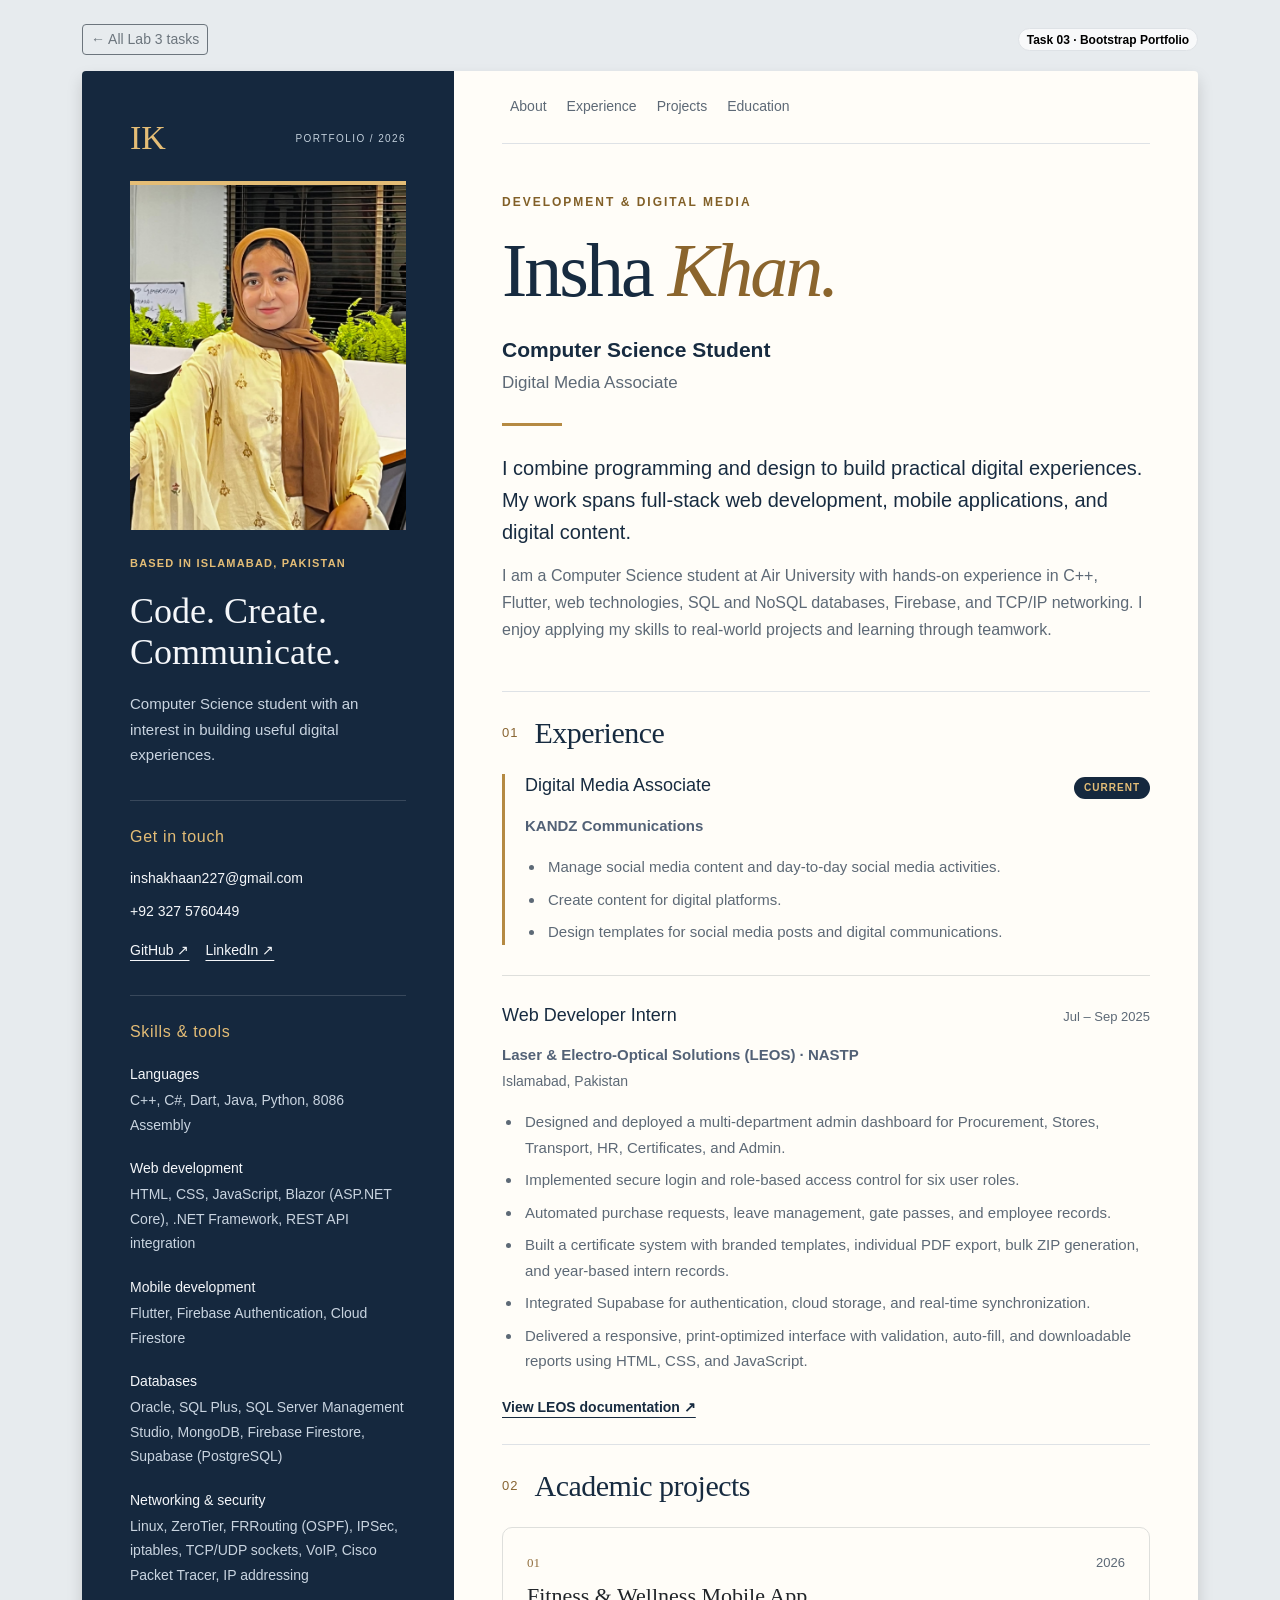
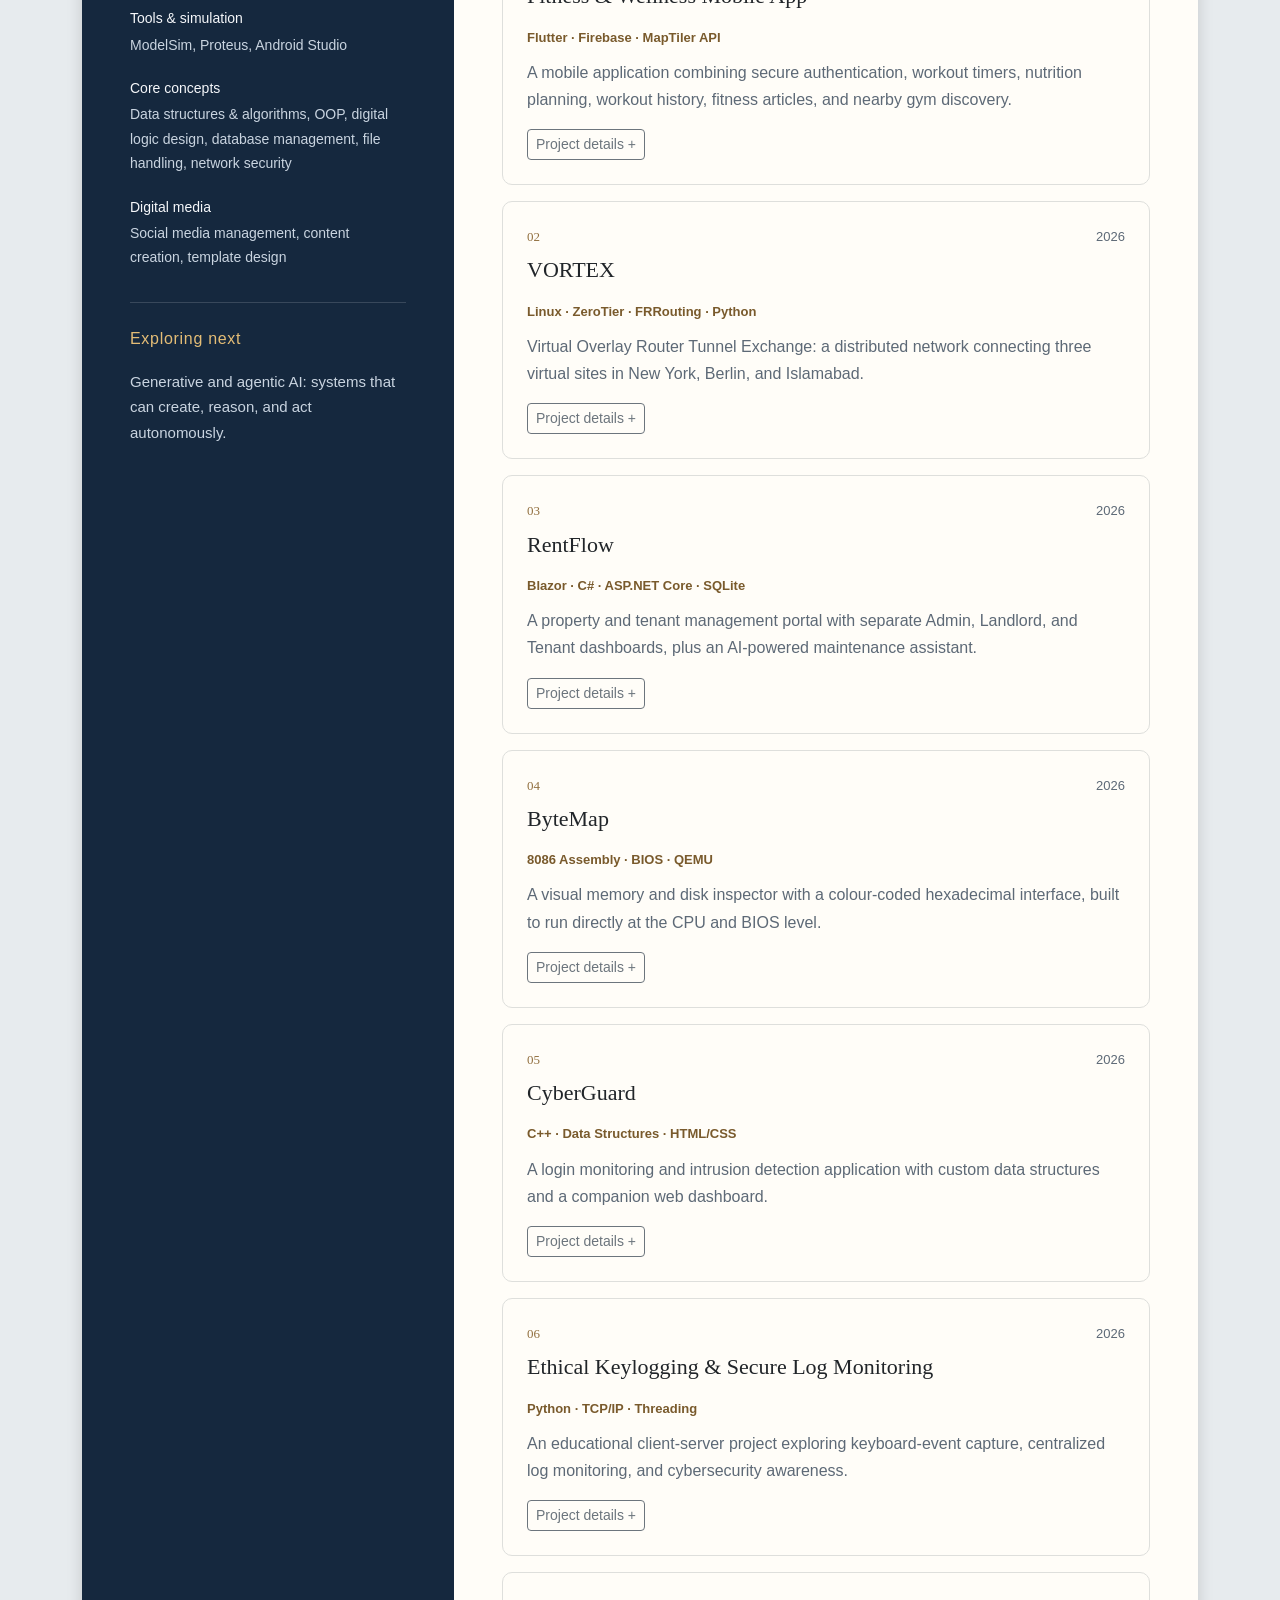
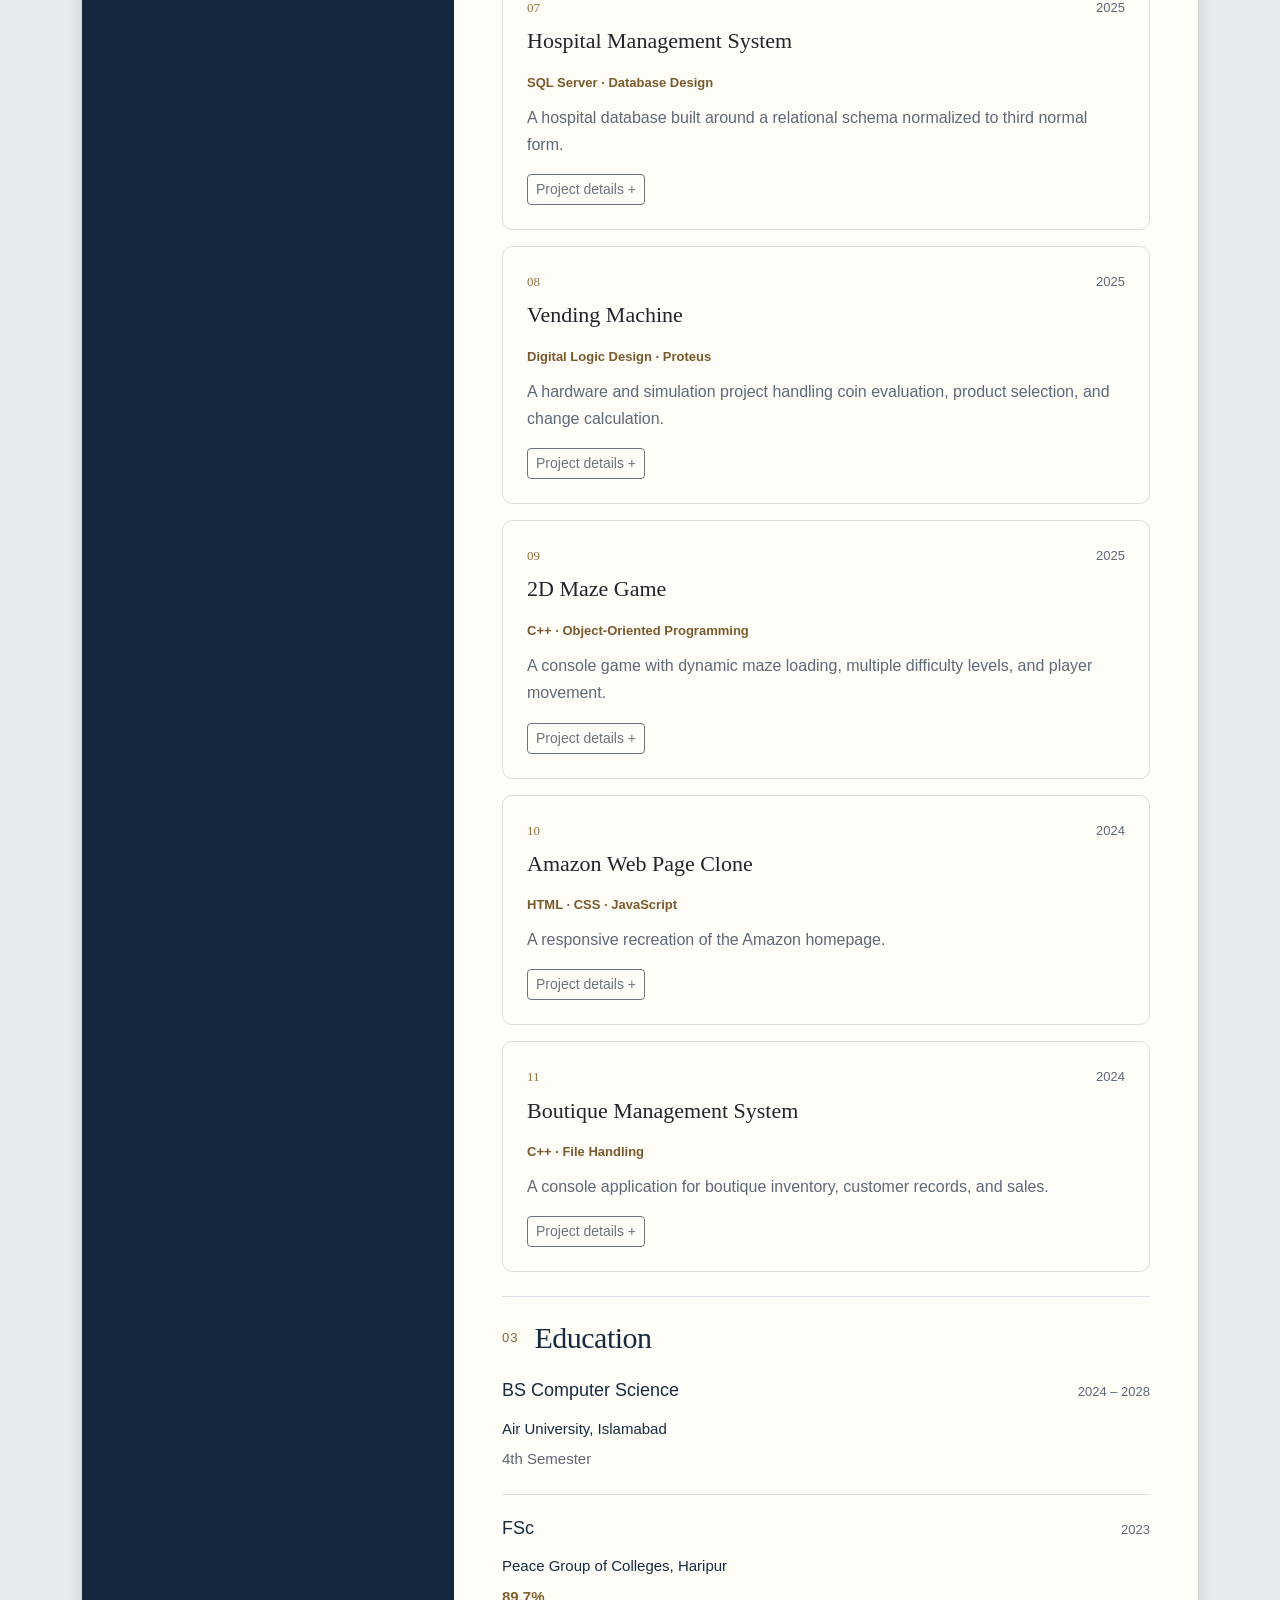
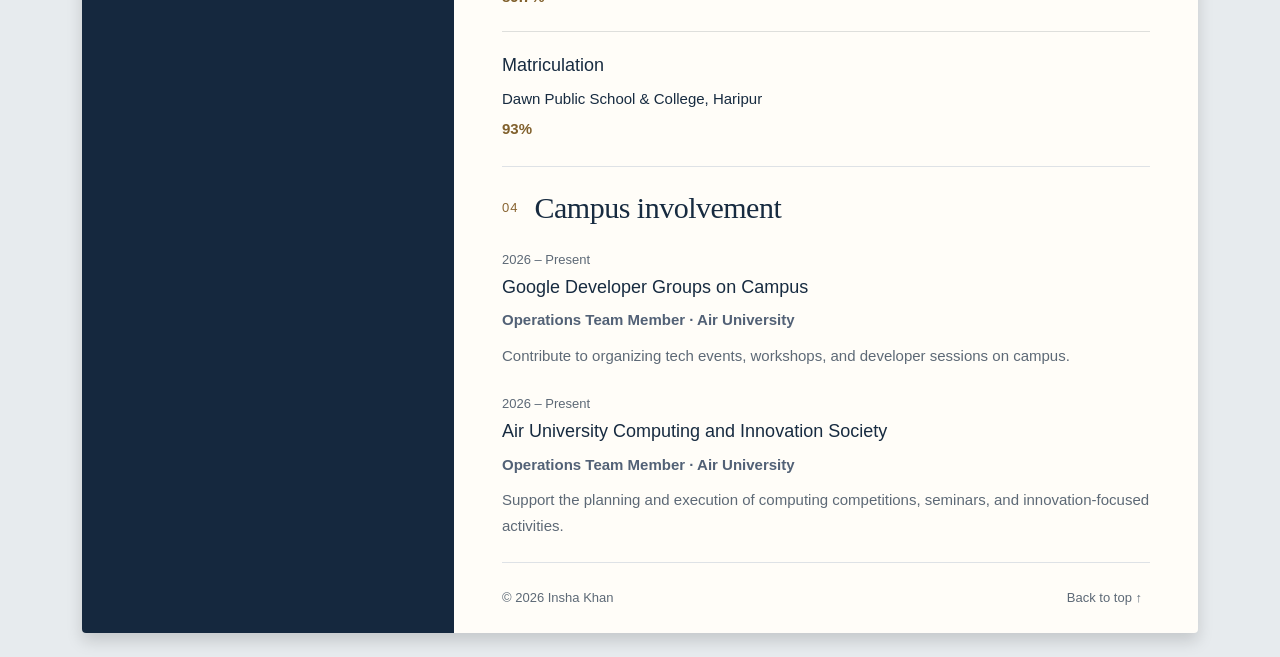
<file: Lab3-Bootstrap/Q3-portfolio.html>
<!DOCTYPE html>
<html lang="en">
<head>
  <meta charset="UTF-8">
  <meta name="viewport" content="width=device-width, initial-scale=1.0">
  <meta name="description" content="Insha Khan — Computer Science student, developer and Digital Media Associate. Explore her experience, technical skills and projects.">
  <title>Lab 3 | Insha Khan Bootstrap Portfolio</title>
  <!-- Bootstrap is bundled locally for offline use. -->
  <link rel="stylesheet" href="assets/vendor/bootstrap.min.css">
  <link rel="stylesheet" href="assets/portfolio.css">
  <link rel="icon" type="image/svg+xml" href="data:image/svg+xml,%3Csvg xmlns='http://www.w3.org/2000/svg' viewBox='0 0 64 64'%3E%3Crect width='64' height='64' rx='12' fill='%2315283e'/%3E%3Ctext x='32' y='43' font-family='Georgia' font-size='34' text-anchor='middle' fill='%23e4bd76'%3EIK%3C/text%3E%3C/svg%3E">
</head>
<body>
<a class="visually-hidden-focusable skip-link" href="#main-content">Skip to main content</a>
<!-- Bootstrap row + col-md-4/col-md-8 create two columns from 768px upward. -->
<div class="container-xl py-3 py-md-4">
  <div class="d-flex flex-wrap justify-content-between align-items-center gap-2 mb-3 task-nav">
    <a class="btn btn-sm btn-outline-secondary" href="index.html">← All Lab 3 tasks</a>
    <span class="badge rounded-pill text-bg-light border">Task 03 · Bootstrap Portfolio</span>
  </div>
  <div class="row g-0 shadow portfolio">
  <!-- LEFT COLUMN: photo, contact details and skills. -->
  <aside class="col-12 col-md-4 p-4 p-lg-5 sidebar" aria-label="Profile and skills">
    <div class="monogram d-flex justify-content-between align-items-center gap-2 mb-4" aria-hidden="true">IK<span>PORTFOLIO / 2026</span></div>
    <figure class="portrait mb-0"><img class="img-fluid w-100" src="assets/images/profile.jpeg" alt="Portrait of Insha Khan" width="1564" height="1600"></figure>
    <div class="sidebar-intro pt-4"><p class="eyebrow">BASED IN ISLAMABAD, PAKISTAN</p><h2>Code. Create.<br>Communicate.</h2><p>Computer Science student with an interest in building useful digital experiences.</p></div>
    <section class="side-section" aria-labelledby="contact-title"><h2 id="contact-title">Get in touch</h2>
      <address><a href="mailto:inshakhaan227@gmail.com">inshakhaan227@gmail.com</a><a href="tel:+923275760449">+92 327 5760449</a></address>
      <div class="social-links d-flex flex-wrap gap-3 mt-3"><a href="https://github.com/inshakhann" target="_blank" rel="noopener noreferrer">GitHub ↗</a><a href="https://www.linkedin.com/in/insha-khan-02a72833a" target="_blank" rel="noopener noreferrer">LinkedIn ↗</a></div>
    </section>
    <section class="side-section" aria-labelledby="skills-title"><h2 id="skills-title">Skills & tools</h2><div class="skill-group"><h3>Languages</h3><p>C++, C#, Dart, Java, Python, 8086 Assembly</p></div>
<div class="skill-group"><h3>Web development</h3><p>HTML, CSS, JavaScript, Blazor (ASP.NET Core), .NET Framework, REST API integration</p></div>
<div class="skill-group"><h3>Mobile development</h3><p>Flutter, Firebase Authentication, Cloud Firestore</p></div>
<div class="skill-group"><h3>Databases</h3><p>Oracle, SQL Plus, SQL Server Management Studio, MongoDB, Firebase Firestore, Supabase (PostgreSQL)</p></div>
<div class="skill-group"><h3>Networking &amp; security</h3><p>Linux, ZeroTier, FRRouting (OSPF), IPSec, iptables, TCP/UDP sockets, VoIP, Cisco Packet Tracer, IP addressing</p></div>
<div class="skill-group"><h3>Tools &amp; simulation</h3><p>ModelSim, Proteus, Android Studio</p></div>
<div class="skill-group"><h3>Core concepts</h3><p>Data structures &amp; algorithms, OOP, digital logic design, database management, file handling, network security</p></div>
<div class="skill-group"><h3>Digital media</h3><p>Social media management, content creation, template design</p></div></section>
    <section class="side-section interests"><h2>Exploring next</h2><p>Generative and agentic AI: systems that can create, reason, and act autonomously.</p></section>
  </aside>
  <!-- RIGHT COLUMN: introduction, experience, projects, education and activities. -->
  <main id="main-content" class="col-12 col-md-8 px-4 px-lg-5">
    <nav class="nav flex-wrap gap-1 py-3 border-bottom portfolio-nav" aria-label="Portfolio sections"><a class="nav-link px-2" href="#about">About</a><a class="nav-link px-2" href="#experience">Experience</a><a class="nav-link px-2" href="#projects">Projects</a><a class="nav-link px-2" href="#education">Education</a></nav>
    <header class="hero py-4 py-lg-5" id="about"><p class="eyebrow">DEVELOPMENT & DIGITAL MEDIA</p><h1>Insha <em>Khan.</em></h1><p class="role">Computer Science Student<br><span>Digital Media Associate</span></p><div class="gold-line"></div><p class="intro">I combine programming and design to build practical digital experiences. My work spans full-stack web development, mobile applications, and digital content.</p><p>I am a Computer Science student at Air University with hands-on experience in C++, Flutter, web technologies, SQL and NoSQL databases, Firebase, and TCP/IP networking. I enjoy applying my skills to real-world projects and learning through teamwork.</p></header>
    <section id="experience" class="content-section py-4 border-top"><div class="section-heading d-flex align-items-center gap-3 mb-4"><span>01</span><h2>Experience</h2></div>
      <article class="experience current"><div class="entry-heading d-flex justify-content-between align-items-baseline flex-wrap gap-2"><h3>Digital Media Associate</h3><span class="badge rounded-pill current-badge">CURRENT</span></div><p class="organization">KANDZ Communications</p><ul><li>Manage social media content and day-to-day social media activities.</li><li>Create content for digital platforms.</li><li>Design templates for social media posts and digital communications.</li></ul></article>
      <article class="experience"><div class="entry-heading d-flex justify-content-between align-items-baseline flex-wrap gap-2"><h3>Web Developer Intern</h3><span class="date">Jul – Sep 2025</span></div><p class="organization">Laser & Electro-Optical Solutions (LEOS) · NASTP</p><p class="location">Islamabad, Pakistan</p><ul><li>Designed and deployed a multi-department admin dashboard for Procurement, Stores, Transport, HR, Certificates, and Admin.</li><li>Implemented secure login and role-based access control for six user roles.</li><li>Automated purchase requests, leave management, gate passes, and employee records.</li><li>Built a certificate system with branded templates, individual PDF export, bulk ZIP generation, and year-based intern records.</li><li>Integrated Supabase for authentication, cloud storage, and real-time synchronization.</li><li>Delivered a responsive, print-optimized interface with validation, auto-fill, and downloadable reports using HTML, CSS, and JavaScript.</li></ul><a class="text-link" href="https://documentationbyinsha.netlify.app/" target="_blank" rel="noopener noreferrer">View LEOS documentation ↗</a></article>
    </section>
    <section id="projects" class="content-section py-4 border-top"><div class="section-heading d-flex align-items-center gap-3 mb-4"><span>02</span><h2>Academic projects</h2></div><div class="project-list d-flex flex-column gap-3"><article class="project card p-3 p-lg-4"><div class="project-top d-flex justify-content-between align-items-center mb-2"><span class="project-number">01</span><span class="year">2026</span></div><h3>Fitness &amp; Wellness Mobile App</h3><p class="tech">Flutter · Firebase · MapTiler API</p><p>A mobile application combining secure authentication, workout timers, nutrition planning, workout history, fitness articles, and nearby gym discovery.</p><div class="mt-3"><button class="btn btn-sm btn-outline-secondary" type="button" data-bs-toggle="collapse" data-bs-target="#project-details-1" aria-expanded="false" aria-controls="project-details-1">Project details <span aria-hidden="true">+</span></button>
 <div class="collapse" id="project-details-1"><div class="project-detail rounded p-3 mt-2"><p>Integrated Firebase Authentication and Cloud Firestore, with an interactive MapTiler map. Developed using Dart and Android Studio.</p></div></div></div></article>
<article class="project card p-3 p-lg-4"><div class="project-top d-flex justify-content-between align-items-center mb-2"><span class="project-number">02</span><span class="year">2026</span></div><h3>VORTEX</h3><p class="tech">Linux · ZeroTier · FRRouting · Python</p><p>Virtual Overlay Router Tunnel Exchange: a distributed network connecting three virtual sites in New York, Berlin, and Islamabad.</p><div class="mt-3"><button class="btn btn-sm btn-outline-secondary" type="button" data-bs-toggle="collapse" data-bs-target="#project-details-2" aria-expanded="false" aria-controls="project-details-2">Project details <span aria-hidden="true">+</span></button>
 <div class="collapse" id="project-details-2"><div class="project-detail rounded p-3 mt-2"><p>Configured OSPF routing and failover, AES-256 IPSec tunnels, TCP/UDP communication, UDP-based VoIP, a mesh topology, CDN simulation, and iptables policies. Built a centralized Python GUI for network monitoring.</p></div></div></div></article>
<article class="project card p-3 p-lg-4"><div class="project-top d-flex justify-content-between align-items-center mb-2"><span class="project-number">03</span><span class="year">2026</span></div><h3>RentFlow</h3><p class="tech">Blazor · C# · ASP.NET Core · SQLite</p><p>A property and tenant management portal with separate Admin, Landlord, and Tenant dashboards, plus an AI-powered maintenance assistant.</p><div class="mt-3"><button class="btn btn-sm btn-outline-secondary" type="button" data-bs-toggle="collapse" data-bs-target="#project-details-3" aria-expanded="false" aria-controls="project-details-3">Project details <span aria-hidden="true">+</span></button>
 <div class="collapse" id="project-details-3"><div class="project-detail rounded p-3 mt-2"><p>Implemented Identity and JWT authentication, a Groq-powered support bot, automated late fees and email notifications, weather alerts, an EF Core database, Chart.js analytics, and property maps.</p></div></div></div></article>
<article class="project card p-3 p-lg-4"><div class="project-top d-flex justify-content-between align-items-center mb-2"><span class="project-number">04</span><span class="year">2026</span></div><h3>ByteMap</h3><p class="tech">8086 Assembly · BIOS · QEMU</p><p>A visual memory and disk inspector with a colour-coded hexadecimal interface, built to run directly at the CPU and BIOS level.</p><div class="mt-3"><button class="btn btn-sm btn-outline-secondary" type="button" data-bs-toggle="collapse" data-bs-target="#project-details-4" aria-expanded="false" aria-controls="project-details-4">Project details <span aria-hidden="true">+</span></button>
 <div class="collapse" id="project-details-4"><div class="project-detail rounded p-3 mt-2"><p>Created a live RAM viewer, byte-level editing, disk-sector reading and writing, sector erasure, a VGA Mode 13h graphics engine, and keyboard navigation using BIOS interrupts.</p></div></div></div></article>
<article class="project card p-3 p-lg-4"><div class="project-top d-flex justify-content-between align-items-center mb-2"><span class="project-number">05</span><span class="year">2026</span></div><h3>CyberGuard</h3><p class="tech">C++ · Data Structures · HTML/CSS</p><p>A login monitoring and intrusion detection application with custom data structures and a companion web dashboard.</p><div class="mt-3"><button class="btn btn-sm btn-outline-secondary" type="button" data-bs-toggle="collapse" data-bs-target="#project-details-5" aria-expanded="false" aria-controls="project-details-5">Project details <span aria-hidden="true">+</span></button>
 <div class="collapse" id="project-details-5"><div class="project-detail rounded p-3 mt-2"><p>Implemented a hash table, singly and doubly linked lists, queue, stack, max-heap, and graph. Added threat ranking, Top-N IP analytics, BFS/DFS, undo functionality, and persistent file storage.</p></div></div></div></article>
<article class="project card p-3 p-lg-4"><div class="project-top d-flex justify-content-between align-items-center mb-2"><span class="project-number">06</span><span class="year">2026</span></div><h3>Ethical Keylogging &amp; Secure Log Monitoring</h3><p class="tech">Python · TCP/IP · Threading</p><p>An educational client-server project exploring keyboard-event capture, centralized log monitoring, and cybersecurity awareness.</p><div class="mt-3"><button class="btn btn-sm btn-outline-secondary" type="button" data-bs-toggle="collapse" data-bs-target="#project-details-6" aria-expanded="false" aria-controls="project-details-6">Project details <span aria-hidden="true">+</span></button>
 <div class="collapse" id="project-details-6"><div class="project-detail rounded p-3 mt-2"><p>Used pynput for input capture, a multithreaded TCP/IP server for log reception, and hashlib for integrity checks. Scoped to educational research without stealth techniques or malicious deployment.</p></div></div></div></article>
<article class="project card p-3 p-lg-4"><div class="project-top d-flex justify-content-between align-items-center mb-2"><span class="project-number">07</span><span class="year">2025</span></div><h3>Hospital Management System</h3><p class="tech">SQL Server · Database Design</p><p>A hospital database built around a relational schema normalized to third normal form.</p><div class="mt-3"><button class="btn btn-sm btn-outline-secondary" type="button" data-bs-toggle="collapse" data-bs-target="#project-details-7" aria-expanded="false" aria-controls="project-details-7">Project details <span aria-hidden="true">+</span></button>
 <div class="collapse" id="project-details-7"><div class="project-detail rounded p-3 mt-2"><p>Designed ER and EER diagrams and implemented relational tables with appropriate keys and constraints.</p></div></div></div></article>
<article class="project card p-3 p-lg-4"><div class="project-top d-flex justify-content-between align-items-center mb-2"><span class="project-number">08</span><span class="year">2025</span></div><h3>Vending Machine</h3><p class="tech">Digital Logic Design · Proteus</p><p>A hardware and simulation project handling coin evaluation, product selection, and change calculation.</p><div class="mt-3"><button class="btn btn-sm btn-outline-secondary" type="button" data-bs-toggle="collapse" data-bs-target="#project-details-8" aria-expanded="false" aria-controls="project-details-8">Project details <span aria-hidden="true">+</span></button>
 <div class="collapse" id="project-details-8"><div class="project-detail rounded p-3 mt-2"><p>Used logic gates, comparators, and binary-to-seven-segment decoders. Demonstrated the design in Proteus and physical hardware with LED and seven-segment displays.</p></div></div></div></article>
<article class="project card p-3 p-lg-4"><div class="project-top d-flex justify-content-between align-items-center mb-2"><span class="project-number">09</span><span class="year">2025</span></div><h3>2D Maze Game</h3><p class="tech">C++ · Object-Oriented Programming</p><p>A console game with dynamic maze loading, multiple difficulty levels, and player movement.</p><div class="mt-3"><button class="btn btn-sm btn-outline-secondary" type="button" data-bs-toggle="collapse" data-bs-target="#project-details-9" aria-expanded="false" aria-controls="project-details-9">Project details <span aria-hidden="true">+</span></button>
 <div class="collapse" id="project-details-9"><div class="project-detail rounded p-3 mt-2"><p>Applied inheritance, polymorphism, exception handling, file handling, and dynamic memory management. Added solution display, move and time tracking, and real-time feedback.</p></div></div></div></article>
<article class="project card p-3 p-lg-4"><div class="project-top d-flex justify-content-between align-items-center mb-2"><span class="project-number">10</span><span class="year">2024</span></div><h3>Amazon Web Page Clone</h3><p class="tech">HTML · CSS · JavaScript</p><p>A responsive recreation of the Amazon homepage.</p><div class="mt-3"><button class="btn btn-sm btn-outline-secondary" type="button" data-bs-toggle="collapse" data-bs-target="#project-details-10" aria-expanded="false" aria-controls="project-details-10">Project details <span aria-hidden="true">+</span></button>
 <div class="collapse" id="project-details-10"><div class="project-detail rounded p-3 mt-2"><p>Practised page structure, responsive styling, and frontend implementation with core web technologies.</p></div></div></div></article>
<article class="project card p-3 p-lg-4"><div class="project-top d-flex justify-content-between align-items-center mb-2"><span class="project-number">11</span><span class="year">2024</span></div><h3>Boutique Management System</h3><p class="tech">C++ · File Handling</p><p>A console application for boutique inventory, customer records, and sales.</p><div class="mt-3"><button class="btn btn-sm btn-outline-secondary" type="button" data-bs-toggle="collapse" data-bs-target="#project-details-11" aria-expanded="false" aria-controls="project-details-11">Project details <span aria-hidden="true">+</span></button>
 <div class="collapse" id="project-details-11"><div class="project-detail rounded p-3 mt-2"><p>Implemented add, update, and delete operations with file-based persistent storage.</p></div></div></div></article></div></section>
    <section id="education" class="content-section py-4 border-top"><div class="section-heading d-flex align-items-center gap-3 mb-4"><span>03</span><h2>Education</h2></div>
      <article class="education-entry"><div class="entry-heading d-flex justify-content-between align-items-baseline flex-wrap gap-2"><h3>BS Computer Science</h3><span class="date">2024 – 2028</span></div><p>Air University, Islamabad</p><p class="muted">4th Semester</p></article>
      <article class="education-entry"><div class="entry-heading d-flex justify-content-between align-items-baseline flex-wrap gap-2"><h3>FSc</h3><span class="date">2023</span></div><p>Peace Group of Colleges, Haripur</p><p class="result">89.7%</p></article>
      <article class="education-entry"><h3>Matriculation</h3><p>Dawn Public School & College, Haripur</p><p class="result">93%</p></article>
    </section>
    <section class="content-section py-4 border-top" id="community"><div class="section-heading d-flex align-items-center gap-3 mb-4"><span>04</span><h2>Campus involvement</h2></div>
      <article class="community-entry"><p class="date">2026 – Present</p><h3>Google Developer Groups on Campus</h3><p class="organization">Operations Team Member · Air University</p><p>Contribute to organizing tech events, workshops, and developer sessions on campus.</p></article>
      <article class="community-entry"><p class="date">2026 – Present</p><h3>Air University Computing and Innovation Society</h3><p class="organization">Operations Team Member · Air University</p><p>Support the planning and execution of computing competitions, seminars, and innovation-focused activities.</p></article>
    </section>
    <footer class="d-flex justify-content-between flex-wrap gap-2 border-top py-4"><span>© 2026 Insha Khan</span><a class="nav-link px-2" href="#about">Back to top ↑</a></footer>
  </main>
</div>
</div>
<script src="assets/vendor/bootstrap.bundle.min.js"></script>
</body>
</html>
</file>
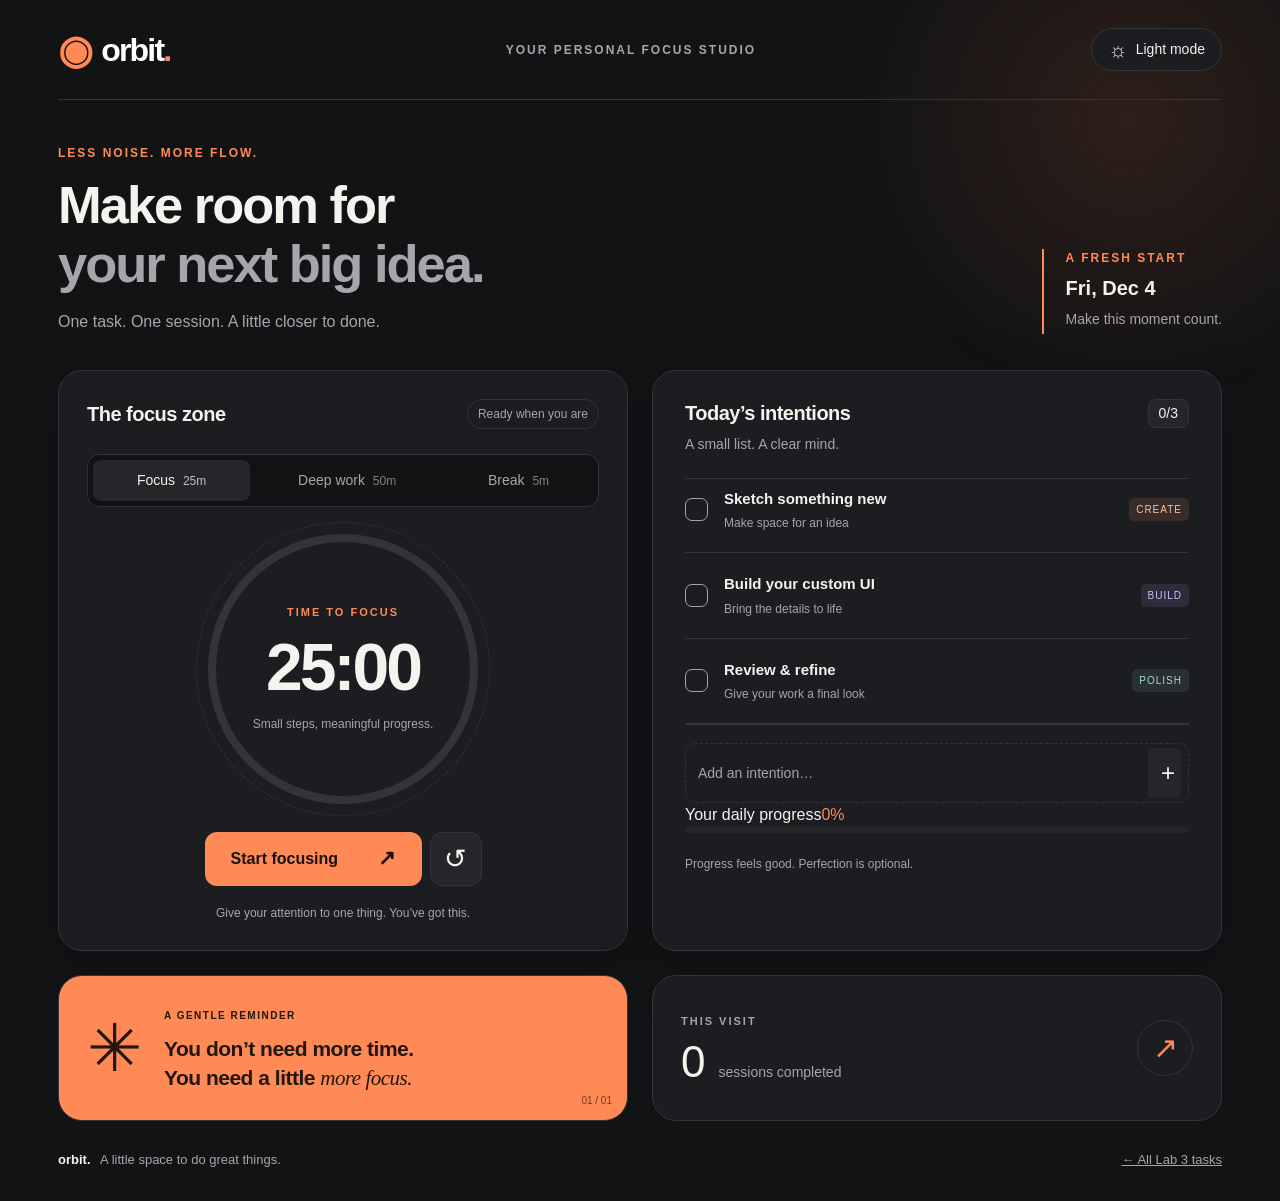
<file: Lab3-Bootstrap/Q4-orbit-focus.html>
<!DOCTYPE html>
<html lang="en" data-theme="dark" data-bs-theme="dark">
<head>
  <meta charset="UTF-8">
  <meta name="viewport" content="width=device-width, initial-scale=1.0">
  <meta name="description" content="Orbit, your personal focus studio. Make space for deep work with a timer and a simple task list.">
  <title>Lab 3 | Orbit — Bootstrap Focus Studio</title>
  <link rel="icon" type="image/svg+xml" href="data:image/svg+xml,%3Csvg xmlns='http://www.w3.org/2000/svg' viewBox='0 0 32 32'%3E%3Crect width='32' height='32' rx='9' fill='%23ff743d'/%3E%3Ccircle cx='16' cy='16' r='9' fill='none' stroke='%23141416' stroke-width='3'/%3E%3Ccircle cx='24' cy='9' r='4' fill='%23141416'/%3E%3C/svg%3E">
  <!-- Local Bootstrap keeps the entire assignment available offline. -->
  <link rel="stylesheet" href="assets/vendor/bootstrap.min.css">
  <link rel="stylesheet" href="assets/orbit.css">
  <script src="assets/vendor/bootstrap.bundle.min.js" defer></script>
  <script src="assets/orbit.js" defer></script>
</head>
<body>
  <a class="visually-hidden-focusable skip-link" href="#main">Skip to focus studio</a>
  <div class="ambient" aria-hidden="true"></div>
  <div class="container-xl px-3 px-md-4 px-xl-5">
    <header class="navbar topbar d-flex justify-content-between align-items-center gap-3">
      <a class="navbar-brand brand m-0" href="Q4-orbit-focus.html" aria-label="Orbit home"><span class="brand-mark" aria-hidden="true">◉</span> orbit<span class="brand-dot">.</span></a>
      <span class="studio-label d-none d-lg-inline">YOUR PERSONAL FOCUS STUDIO</span>
      <button class="btn theme-button d-flex align-items-center gap-2" id="theme" type="button" aria-label="Switch to light theme"><span aria-hidden="true">☼</span><span id="theme-label">Light mode</span></button>
    </header>
    <main id="main">
      <section class="welcome d-flex justify-content-between align-items-end gap-4" aria-labelledby="welcome-title">
        <div><p class="eyebrow">LESS NOISE. MORE FLOW.</p><h1 id="welcome-title">Make room for<br><span>your next big idea.</span></h1><p class="intro">One task. One session. A little closer to done.</p></div>
        <div class="date-card d-none d-lg-flex"><span class="tiny-label">A FRESH START</span><time id="today"></time><span>Make this moment count.</span></div>
      </section>
      <!-- Bootstrap responsive grid: two desktop columns, one mobile column. -->
      <div class="row g-3 g-xl-4">
        <div class="col-12 col-lg-6 d-flex"><section class="card panel focus-panel w-100 h-100" aria-labelledby="focus-title">
          <div class="panel-heading d-flex justify-content-between align-items-center gap-2"><h2 id="focus-title">The focus zone</h2><span class="badge rounded-pill pill" id="session-state">Ready when you are</span></div>
          <div class="btn-group mode-switch w-100" role="group" aria-label="Timer duration">
            <button class="btn" type="button" data-minutes="25" aria-pressed="true">Focus <span>25m</span></button>
            <button class="btn" type="button" data-minutes="50" aria-pressed="false">Deep work <span>50m</span></button>
            <button class="btn" type="button" data-minutes="5" aria-pressed="false">Break <span>5m</span></button>
          </div>
          <div class="timer-area">
            <div class="timer-ring" id="timer-ring"><div class="timer-face"><span class="eyebrow" id="timer-caption">TIME TO FOCUS</span><span class="timer-digits" id="timer" role="timer" aria-label="25 minutes remaining">25:00</span><span class="timer-hint" id="timer-hint">Small steps, meaningful progress.</span></div></div>
          </div>
          <div class="timer-controls d-flex justify-content-center gap-2"><button type="button" class="btn primary-button" id="start"><span id="start-label">Start focusing</span><span aria-hidden="true">↗</span></button><button type="button" class="btn reset-button" id="reset" aria-label="Reset timer">↺</button></div>
          <p class="focus-note">Give your attention to one thing. You’ve got this.</p>
        </section></div>
        <div class="col-12 col-lg-6 d-flex"><section class="card panel tasks-panel w-100 h-100" aria-labelledby="tasks-title">
          <div class="panel-heading d-flex justify-content-between align-items-center gap-2"><h2 id="tasks-title">Today’s intentions</h2><span class="badge count-badge" id="task-count">0/3</span></div>
          <p class="muted">A small list. A clear mind.</p>
          <div class="list-group list-group-flush tasks" id="tasks">
            <label class="list-group-item task d-flex align-items-center gap-3"><input class="form-check-input flex-shrink-0 m-0" type="checkbox"><span class="task-copy"><strong>Sketch something new</strong><small>Make space for an idea</small></span><span class="badge task-category peach">CREATE</span></label>
            <label class="list-group-item task d-flex align-items-center gap-3"><input class="form-check-input flex-shrink-0 m-0" type="checkbox"><span class="task-copy"><strong>Build your custom UI</strong><small>Bring the details to life</small></span><span class="badge task-category lilac">BUILD</span></label>
            <label class="list-group-item task d-flex align-items-center gap-3"><input class="form-check-input flex-shrink-0 m-0" type="checkbox"><span class="task-copy"><strong>Review & refine</strong><small>Give your work a final look</small></span><span class="badge task-category mint">POLISH</span></label>
          </div>
          <form id="task-form" class="input-group add-task"><label class="visually-hidden" for="new-task">New intention</label><input class="form-control" id="new-task" maxlength="80" placeholder="Add an intention…" required autocomplete="off"><button class="btn" type="submit" aria-label="Add intention">+</button></form>
          <div class="task-progress"><div><span>Your daily progress</span><strong id="progress-label">0%</strong></div><div class="progress" role="progressbar" aria-label="Completed intentions" aria-valuenow="0" aria-valuemin="0" aria-valuemax="100"><div id="progress" class="progress-bar" style="width:0%"></div></div></div>
          <p class="task-footnote">Progress feels good. Perfection is optional.</p>
        </section></div>
        <div class="col-12 col-lg-6 d-flex"><section class="card quote-card w-100 h-100" aria-label="A gentle reminder"><span class="quote-symbol" aria-hidden="true">✳</span><div><span class="tiny-label">A GENTLE REMINDER</span><p>You don’t need more time.<br>You need a little <em>more focus.</em></p></div><span class="quote-number" aria-hidden="true">01 / 01</span></section></div>
        <div class="col-12 col-lg-6 d-flex"><section class="card session-card w-100 h-100" aria-labelledby="session-title"><div><span class="tiny-label" id="session-title">THIS VISIT</span><p><strong id="sessions">0</strong> <span>sessions completed</span></p></div><span class="session-icon" aria-hidden="true">↗</span></section></div>
      </div>
    </main>
    <footer class="d-flex flex-wrap justify-content-between gap-3"><span>orbit. <span class="footer-muted">A little space to do great things.</span></span><a class="footer-muted" href="index.html">← All Lab 3 tasks</a></footer>
  </div>
  <div class="visually-hidden" id="announcement" role="status" aria-live="polite"></div>
</body>
</html>
</file>
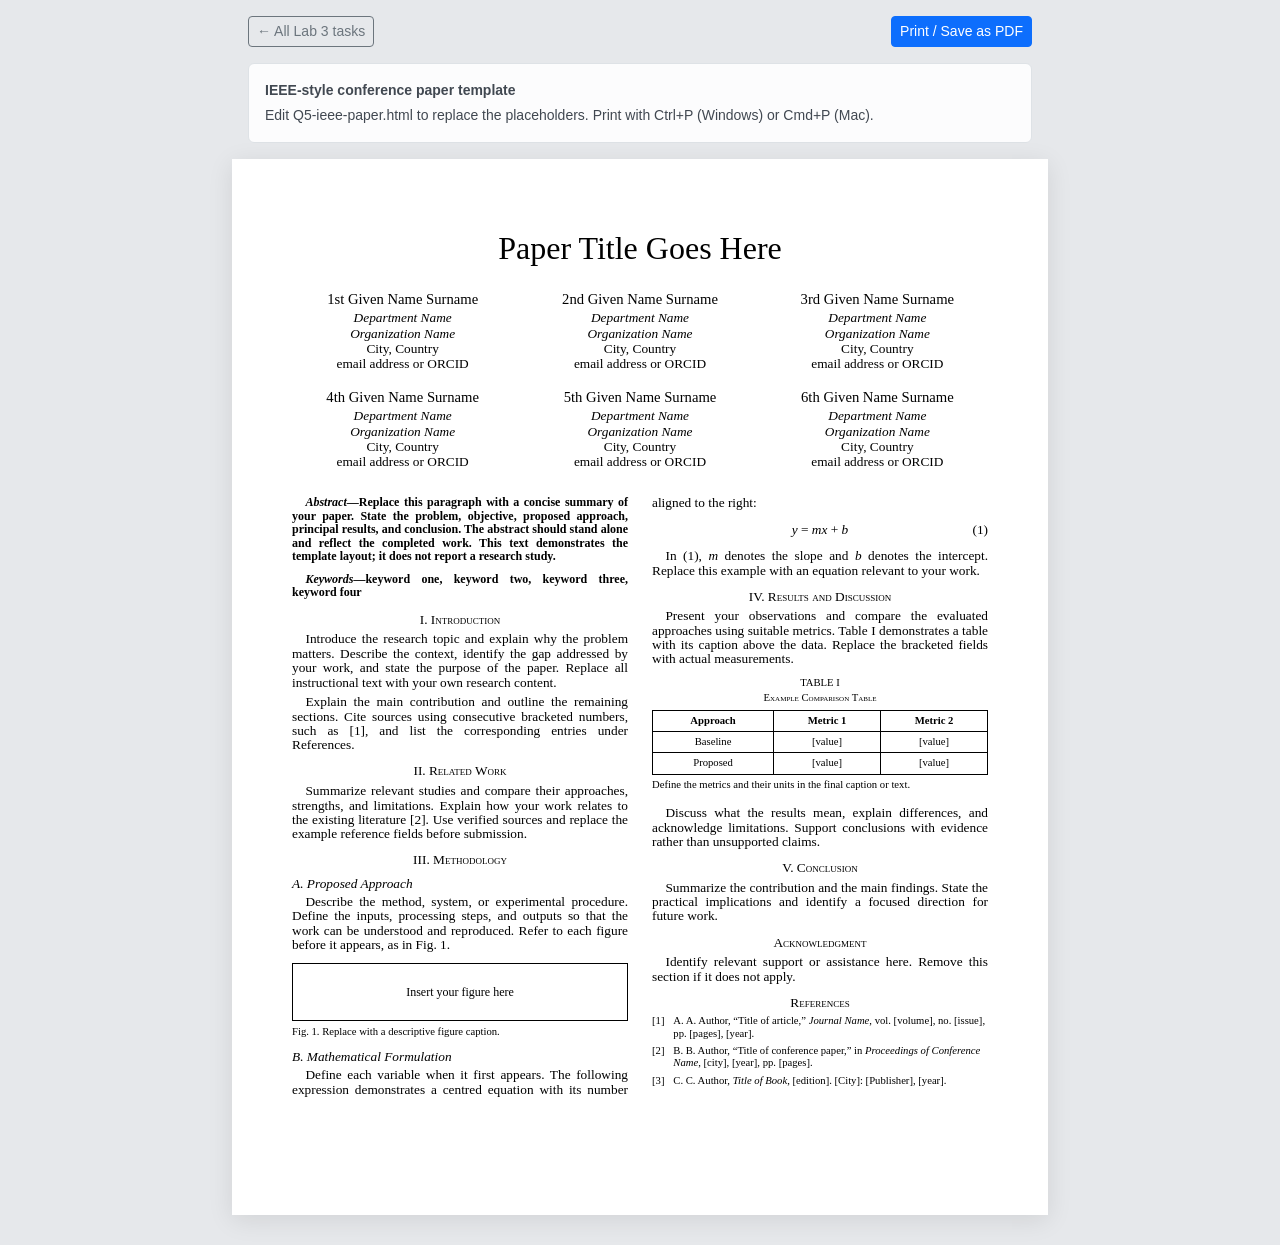
<file: Lab3-Bootstrap/Q5-ieee-paper.html>
<!DOCTYPE html>
<html lang="en">
<head>
  <meta charset="UTF-8">
  <meta name="viewport" content="width=device-width, initial-scale=1.0">
  <meta name="description" content="An editable IEEE-style conference paper template built with HTML and CSS.">
  <title>Lab 3 | Bootstrap IEEE-style Paper Template</title>
  <!-- Bootstrap is included locally; no internet is needed. -->
  <link rel="stylesheet" href="assets/vendor/bootstrap.min.css">
  <link rel="stylesheet" href="assets/ieee-paper.css">
  <link rel="icon" type="image/svg+xml" href="data:image/svg+xml,%3Csvg xmlns='http://www.w3.org/2000/svg' viewBox='0 0 32 32'%3E%3Crect x='5' y='2' width='22' height='28' rx='2' fill='white' stroke='black'/%3E%3Cpath d='M9 8h14M9 12h6m2 0h6M9 16h6m2 0h6M9 20h6m2 0h6M9 24h6m2 0h6' stroke='black'/%3E%3C/svg%3E">
</head>
<body>
  <!-- Bootstrap navigation and instructions are hidden in print. -->
  <div class="container paper-tools d-print-none py-3 px-3">
    <nav class="d-flex flex-wrap justify-content-between align-items-center gap-2 mb-3" aria-label="Lab tasks and printing">
      <a class="btn btn-sm btn-outline-secondary" href="index.html">← All Lab 3 tasks</a>
      <button class="btn btn-sm btn-primary" id="print-paper" type="button">Print / Save as PDF</button>
    </nav>
    <aside class="alert alert-light border mb-0 small" aria-label="Template instructions">
      <strong class="d-block mb-1">IEEE-style conference paper template</strong>
      <span>Edit Q5-ieee-paper.html to replace the placeholders. Print with Ctrl+P (Windows) or Cmd+P (Mac).</span>
    </aside>
  </div>

  <main class="paper card border-0 rounded-0">
    <!-- Full-width title and authors, followed by a two-column paper body. -->
    <header class="paper-header">
      <h1>Paper Title Goes Here</h1>
      <!-- Authors are read left to right, then across the next row.
           Bootstrap col-6 / col-sm-4 creates two authors per row on phones and three on larger screens. -->
      <div class="row authors" aria-label="Authors and affiliations">
        <div class="col-6 col-sm-4 text-center author"><p class="author-name">1st Given Name Surname</p><p class="affiliation">Department Name<br>Organization Name</p><p>City, Country</p><p>email address or ORCID</p></div>
        <div class="col-6 col-sm-4 text-center author"><p class="author-name">2nd Given Name Surname</p><p class="affiliation">Department Name<br>Organization Name</p><p>City, Country</p><p>email address or ORCID</p></div>
        <div class="col-6 col-sm-4 text-center author"><p class="author-name">3rd Given Name Surname</p><p class="affiliation">Department Name<br>Organization Name</p><p>City, Country</p><p>email address or ORCID</p></div>
        <div class="col-6 col-sm-4 text-center author"><p class="author-name">4th Given Name Surname</p><p class="affiliation">Department Name<br>Organization Name</p><p>City, Country</p><p>email address or ORCID</p></div>
        <div class="col-6 col-sm-4 text-center author"><p class="author-name">5th Given Name Surname</p><p class="affiliation">Department Name<br>Organization Name</p><p>City, Country</p><p>email address or ORCID</p></div>
        <div class="col-6 col-sm-4 text-center author"><p class="author-name">6th Given Name Surname</p><p class="affiliation">Department Name<br>Organization Name</p><p>City, Country</p><p>email address or ORCID</p></div>
      </div>
    </header>

    <!-- Bootstrap lays out the authors above. CSS columns preserve continuous
         paper text flow down the left column, then down the right column. -->
    <div class="paper-body">
      <p class="abstract"><strong><em>Abstract</em>—Replace this paragraph with a concise summary of your paper. State the problem, objective, proposed approach, principal results, and conclusion. The abstract should stand alone and reflect the completed work. This text demonstrates the template layout; it does not report a research study.</strong></p>
      <p class="keywords"><strong><em>Keywords—</em>keyword one, keyword two, keyword three, keyword four</strong></p>

      <section aria-labelledby="introduction">
        <h2 id="introduction">I. Introduction</h2>
        <p>Introduce the research topic and explain why the problem matters. Describe the context, identify the gap addressed by your work, and state the purpose of the paper. Replace all instructional text with your own research content.</p>
        <p>Explain the main contribution and outline the remaining sections. Cite sources using consecutive bracketed numbers, such as <a href="#ref-1">[1]</a>, and list the corresponding entries under References.</p>
      </section>

      <section aria-labelledby="related-work">
        <h2 id="related-work">II. Related Work</h2>
        <p>Summarize relevant studies and compare their approaches, strengths, and limitations. Explain how your work relates to the existing literature <a href="#ref-2">[2]</a>. Use verified sources and replace the example reference fields before submission.</p>
      </section>

      <section aria-labelledby="methodology">
        <h2 id="methodology">III. Methodology</h2>
        <h3>A. Proposed Approach</h3>
        <p>Describe the method, system, or experimental procedure. Define the inputs, processing steps, and outputs so that the work can be understood and reproduced. Refer to each figure before it appears, as in Fig. 1.</p>
        <figure class="figure d-block">
          <!-- Replace this placeholder with an img element and meaningful alt text. -->
          <div class="figure-placeholder d-flex align-items-center justify-content-center" role="img" aria-label="Placeholder for a research diagram or figure">Insert your figure here</div>
          <figcaption class="figure-caption">Fig. 1. Replace with a descriptive figure caption.</figcaption>
        </figure>
        <h3>B. Mathematical Formulation</h3>
        <p>Define each variable when it first appears. The following expression demonstrates a centred equation with its number aligned to the right:</p>
        <div class="equation" aria-label="y equals m x plus b, equation 1"><span><i>y</i> = <i>mx</i> + <i>b</i></span><span class="equation-number">(1)</span></div>
        <p>In (1), <i>m</i> denotes the slope and <i>b</i> denotes the intercept. Replace this example with an equation relevant to your work.</p>
      </section>

      <section aria-labelledby="results">
        <h2 id="results">IV. Results and Discussion</h2>
        <p>Present your observations and compare the evaluated approaches using suitable metrics. Table I demonstrates a table with its caption above the data. Replace the bracketed fields with actual measurements.</p>
        <div class="table-block table-responsive">
          <table class="table table-sm table-bordered caption-top text-center align-middle mb-0">
            <caption><span>TABLE I</span>Example Comparison Table</caption>
            <thead><tr><th scope="col">Approach</th><th scope="col">Metric 1</th><th scope="col">Metric 2</th></tr></thead>
            <tbody><tr><td>Baseline</td><td>[value]</td><td>[value]</td></tr><tr><td>Proposed</td><td>[value]</td><td>[value]</td></tr></tbody>
          </table>
          <p class="table-note">Define the metrics and their units in the final caption or text.</p>
        </div>
        <p>Discuss what the results mean, explain differences, and acknowledge limitations. Support conclusions with evidence rather than unsupported claims.</p>
      </section>

      <section aria-labelledby="conclusion">
        <h2 id="conclusion">V. Conclusion</h2>
        <p>Summarize the contribution and the main findings. State the practical implications and identify a focused direction for future work.</p>
      </section>

      <section aria-labelledby="acknowledgment">
        <h2 id="acknowledgment">Acknowledgment</h2>
        <p>Identify relevant support or assistance here. Remove this section if it does not apply.</p>
      </section>

      <section aria-labelledby="references">
        <h2 id="references">References</h2>
        <!-- Placeholder references: replace with real sources in citation order. -->
        <ol class="references list-unstyled">
          <li id="ref-1"><span class="reference-number">[1]</span> A. A. Author, “Title of article,” <i>Journal Name</i>, vol. [volume], no. [issue], pp. [pages], [year].</li>
          <li id="ref-2"><span class="reference-number">[2]</span> B. B. Author, “Title of conference paper,” in <i>Proceedings of Conference Name</i>, [city], [year], pp. [pages].</li>
          <li id="ref-3"><span class="reference-number">[3]</span> C. C. Author, <i>Title of Book</i>, [edition]. [City]: [Publisher], [year].</li>
        </ol>
      </section>
    </div>
  </main>
<script>
  document.getElementById('print-paper').addEventListener('click', function () {
    window.print();
  });
</script>
</body>
</html>
</file>
<file: Lab3-Bootstrap/assets/index.css>
body{background:#f1f4f9}.card{border-radius:16px}h1{letter-spacing:-.04em}
</file>
<file: e-commerce/css/style.css>
:root{--ink:#1f2a2e;--accent:#2f6f62;--sand:#f6f3ee}
body{background:var(--sand);color:var(--ink);font-family:'Inter',system-ui,sans-serif}
h1,h2,h3,.navbar-brand{font-family:'Fraunces',Georgia,serif}
.navbar{background:var(--ink)}
.btn-accent{background:var(--accent);color:#fff;border:0}
.btn-accent:hover{background:#245a4f;color:#fff}
.hero{background:linear-gradient(rgba(31,42,46,.65),rgba(31,42,46,.65)),url(https://picsum.photos/seed/homehero/1600/700) center/cover;color:#fff;padding:7rem 0}
.product-card img{height:220px;object-fit:cover}
.star{color:#e0a100}
.price{font-weight:600;color:var(--accent)}
.cart-img{width:72px;height:72px;object-fit:cover;border-radius:.5rem}
footer{background:var(--ink);color:#cfd6d8}
</file>
<file: Lab3-Bootstrap/assets/timetable.css>
/* Custom theme only; Bootstrap handles layout, responsiveness and table structure. */
body{background:#f7f5f0;color:#2b2b28}
.sheet{--bs-card-border-radius:12px}h1{font-family:Georgia,serif;color:#1a2942;font-size:clamp(1.65rem,4vw,2.5rem)}
.semester{background:#f0e2c8;color:#77531f;padding:.65em 1em}
.timetable{min-width:1100px;table-layout:fixed;--bs-table-border-color:#dcd7cb}
.timetable thead th{--bs-table-bg:#1a2942;--bs-table-color:white;padding:14px 5px;font-weight:600;vertical-align:middle}
.corner{width:64px}.range{font-size:12px;display:block}.clock{font-size:10px;font-weight:400;opacity:.75;display:block;margin-top:3px}
.timetable .day-cell{--bs-table-bg:#f0e2c8;--bs-table-color:#1a2942;font-family:Georgia,serif;font-size:25px}
.timetable .slot{height:116px;padding:10px 7px;vertical-align:middle}
.timetable .empty{background:repeating-linear-gradient(135deg,#fff,#fff 8px,#faf9f6 8px,#faf9f6 16px)}
.timetable .lab{--bs-table-bg:#edf4ef}.teacher{font-size:10.5px;color:#6b6558;line-height:1.4;margin-bottom:5px}
.course{font-weight:700;font-size:12px;color:#1a2942;line-height:1.4;margin-bottom:5px}.lab .course{font-size:15px}
.room{font-size:10.5px;color:#87612c;font-weight:600}.legend-lab{display:inline-block;width:12px;height:12px;background:#edf4ef;border:1px solid #b2c8b8}
@media print{@page{size:landscape;margin:8mm}body{background:white}.container-xxl{padding:0!important;max-width:none}.timetable{min-width:0}.table-responsive{overflow:visible}.sheet{box-shadow:none!important}.timetable .slot{height:90px}.d-lg-none{display:none}}
</file>
<file: Lab3-Bootstrap/assets/facebook.css>
/* Bootstrap supplies the grid, navbar, cards, forms, utilities and interactive components. */
body{background:#f0f2f5;color:#050505}a{text-decoration:none;color:inherit}.navbar{min-height:60px}.fb-logo{width:40px;height:40px;background:#1877f2;color:white;font-size:30px;font-weight:700;font-family:Arial,sans-serif;flex-shrink:0}
.search-box{max-width:250px}.nav-icon{font-size:22px;min-width:60px;text-align:center}.nav-pills .nav-link.active{background:#e7f0ff;color:#1877f2}.pill-btn{width:40px;height:40px;padding:8px}
.avatar-sm,.side-avatar,.contact-avatar{flex-shrink:0;width:38px;height:38px;border-radius:50%;background:linear-gradient(135deg,#f6a821,#f65656)}
.side-avatar.me{background:linear-gradient(135deg,#7c5cff,#21c2ff)}.blue{background:#1877f2}.purple{background:#8c52ff}.orange{background:#ff8a3d}.teal{background:#17b3a3}.side-icon{width:36px;height:36px;background:#e4e6e9;flex-shrink:0}.side-item{font-size:15px;font-weight:500}.side-item:hover,.contact-item:hover,.sponsored-item:hover{background:#e4e6e9}
.sidebar-left,.sidebar-right{position:sticky;top:80px}.feed{max-width:660px;min-width:0}.card{border-radius:10px}.story{width:112px;height:200px}.story.add{background:white;text-align:center}.story.add .thumb{height:70%;background:#dfe3e6}.story.add .plus{width:36px;height:36px;border-radius:50%;background:#1877f2;color:white;font-size:20px;margin:-18px auto 4px;border:4px solid white;position:relative;line-height:28px}.story.add span{font-size:12px;font-weight:600}.story.s1{background:linear-gradient(160deg,#ffb347,#ff5c8a)}.story.s2{background:linear-gradient(160deg,#7c5cff,#21c2ff)}.story.s3{background:linear-gradient(160deg,#42b72a,#17b3a3)}.story.s4{background:linear-gradient(160deg,#ff8a3d,#f65656)}.story-avatar{position:absolute;top:8px;left:8px;width:32px;height:32px;border-radius:50%;background:#1877f2;border:3px solid white}.story-name{position:absolute;bottom:8px;left:8px;right:8px;color:white;font-size:12px;font-weight:600;text-shadow:0 1px 3px #444}
.cp-action{font-size:12px;padding:8px 6px;background:transparent;border:0}.dot{width:15px;height:15px;border-radius:50%;display:inline-block}.live{background:#f3425f}.photo{background:#45bd62}.feeling{background:#f7b928}.post-image{height:300px;margin-left:-16px;margin-right:-16px}.p1{background:linear-gradient(135deg,#a1c4fd,#c2e9fb)}.p2{background:linear-gradient(135deg,#ffecd2,#fcb69f)}.pbtn{font-size:14px;color:#65676b;background:transparent;border:0}.reaction-icons span{width:18px;height:18px;border-radius:50%;display:inline-block;border:2px solid white;margin-left:-6px;vertical-align:middle}.reaction-icons span:first-child{margin-left:0}.r1{background:#1877f2}.r2{background:#f3425f}.r3{background:#f7b928}.sponsored-thumb{width:86px;height:86px;border-radius:8px;flex-shrink:0}.sp1{background:linear-gradient(135deg,#fbc2eb,#a6c1ee)}.sp2{background:linear-gradient(135deg,#d4fc79,#96e6a1)}.sponsored-title{font-size:14px}.sponsored-url{font-size:12px}.online-dot{width:10px;height:10px;border-radius:50%;background:#31a24c;border:2px solid #f0f2f5;position:absolute;left:35px;bottom:7px}
@media(max-width:575.98px){.post-image{height:230px}.story{height:175px;width:104px}.pbtn{font-size:12px}.post-stats{font-size:12px!important}}
</file>
<file: Lab3-Bootstrap/assets/portfolio.css>
/* Portfolio theme. Bootstrap controls the responsive grid, spacing, cards,
   navigation, badges, buttons and collapsible project descriptions. */
:root{--navy:#15283e;--gold:#e4bd76;--paper:#fffdf8;--ink:#172b40;--muted:#5d6976;--line:#dedfdc}
html{scroll-behavior:smooth;scroll-padding-top:24px}
body{background:#e7ebee;color:var(--ink);font-family:Arial,Helvetica,sans-serif;line-height:1.7}
.portfolio{background:var(--paper);border-radius:4px;overflow:hidden}
a{color:inherit;text-underline-offset:5px}
a:focus-visible,button:focus-visible{outline:3px solid #bd842b;outline-offset:4px}
h2,h3{line-height:1.3}h3{font-size:18px}p{margin-bottom:0}p+p{margin-top:14px}
.skip-link:focus{position:absolute;top:8px;left:8px;padding:10px 20px;background:white;z-index:100}
.sidebar{background:var(--navy);color:#f5f7fa;min-width:0}
.monogram{font:34px Georgia,serif;color:var(--gold)}
.monogram span{font:10px Arial,sans-serif;letter-spacing:1.4px;color:#c2cfdb;text-align:right}
.portrait{border-top:4px solid var(--gold);overflow:hidden}
.portrait img{aspect-ratio:4/5;object-fit:cover;object-position:50% 25%}
.eyebrow{font-size:12px;font-weight:700;letter-spacing:2px}
.sidebar .eyebrow{color:var(--gold);font-size:11px;letter-spacing:1.2px}
.sidebar-intro h2{font:clamp(1.7rem,3vw,2.25rem)/1.15 Georgia,serif;margin:18px 0}
.sidebar p{color:#c9d4e0;font-size:15px}
.side-section{margin-top:32px;padding-top:26px;border-top:1px solid #ffffff26}
.side-section>h2{font-size:16px;letter-spacing:.7px;margin-bottom:19px;color:var(--gold)}
address{font-style:normal;font-size:14px;margin-bottom:0}
address a{display:block;margin:9px 0;overflow-wrap:anywhere;text-decoration:none}
.social-links{font-size:14px}.sidebar a:hover{color:var(--gold)}
.skill-group{margin-top:22px}.skill-group h3{font-size:14px;margin-bottom:5px}.skill-group p{font-size:14px;line-height:1.75}
main{min-width:0}.portfolio-nav{font-size:14px}.portfolio-nav .nav-link{color:var(--muted)}
.portfolio-nav .nav-link:hover,.portfolio-nav .nav-link:focus{color:var(--ink);background:#ece7dd;border-radius:6px}
.hero>.eyebrow{color:#826028}
h1{font:clamp(3.2rem,6vw,4.75rem)/1.1 Georgia,'Times New Roman',serif;letter-spacing:-3px;margin:17px 0 21px}
h1 em{font-weight:normal;color:#8b652d}.role{font-size:21px;font-weight:600;line-height:1.5}
.role span{font-size:17px;color:var(--muted);font-weight:400}
.gold-line{width:60px;height:3px;background:#b58a43;margin:26px 0}
.hero .intro{font-size:20px;line-height:1.6}.hero>p:last-child{color:var(--muted)}
.section-heading>span{font-size:13px;color:#886431;letter-spacing:1px}
.section-heading h2{font:30px Georgia,serif;letter-spacing:-.5px;margin:0}
.current-badge{font-size:10px;letter-spacing:1px;background:var(--navy);color:var(--gold);padding:6px 10px}
.date,.year{font-size:13px;color:var(--muted);white-space:nowrap}
.organization{font-size:15px;font-weight:600;margin-top:7px;color:#526176}
.location{font-size:14px;color:var(--muted);margin-top:2px}
.experience+.experience{margin-top:30px;padding-top:28px;border-top:1px solid var(--line)}
.current{border-left:3px solid #b58a43;padding-left:20px}
ul{padding-left:20px;margin:16px 0 0}li{padding-left:3px;margin:7px 0;color:var(--muted);font-size:15px}
.text-link{display:inline-block;margin-top:15px;font-size:14px;font-weight:600}.text-link:hover{color:#895f22}
.project{background:transparent;--bs-card-border-color:var(--line);--bs-card-border-radius:10px}
.project-number{color:#927040;font-size:13px;font-family:Georgia,serif}
.project h3{font-size:22px;font-family:Georgia,serif;font-weight:normal}
.project .tech{font-size:13px;font-weight:600;color:#795a2c;margin-top:8px}
.project>p:not(.tech){color:var(--muted);margin-top:10px;font-size:16px}
.project-detail{background:#edf0f2;color:var(--muted);font-size:14px}
.education-entry+.education-entry{margin-top:22px;padding-top:22px;border-top:1px solid var(--line)}
.education-entry>p{margin-top:5px;font-size:15px}.muted{color:var(--muted)}.result{font-weight:700;color:#80602c}
.community-entry+.community-entry{margin-top:25px}.community-entry h3{margin-top:5px}
.community-entry>p:last-child{color:var(--muted);font-size:15px;margin-top:10px}
footer{font-size:13px;color:var(--muted)}
@media(max-width:767.98px){.portrait{max-width:310px}.sidebar-intro,.side-section{max-width:540px}h1{letter-spacing:-2px}.section-heading h2{font-size:27px}.hero .intro{font-size:19px}}
@media(prefers-reduced-motion:reduce){html{scroll-behavior:auto}}
@media print{body{background:white}.container-xl{max-width:none;padding:0!important}.portfolio{box-shadow:none!important}.sidebar{width:33.333%;padding:20px!important;print-color-adjust:exact;-webkit-print-color-adjust:exact}main{width:66.667%;padding:0 24px!important}.task-nav,.portfolio-nav,.project button{display:none!important}.collapse{display:block!important}h1{font-size:44px}.project,.experience,.education-entry,.community-entry{break-inside:avoid}a{text-decoration:none}}
</file>
<file: Lab3-Bootstrap/assets/orbit.css>
/* ORBIT — Bootstrap edition.
   Bootstrap handles the responsive row/columns, cards, navbar, button group,
   form controls, list group, badges and progress bar. Custom CSS retains
   the original Orbit theme, timer artwork and animation. */

/* 1. Custom properties: one place to control both color themes. */
:root{color-scheme:dark;--bg:#121315;--panel:#1c1d20;--raised:#252629;--ink:#f5f3ed;--muted:#a5a6aa;--line:#333438;--accent:#ff8a55;--accent-ink:#17120f;--shadow:0 20px 65px #0002;--radius:24px}
html[data-theme="light"]{color-scheme:light;--bg:#f3f4f6;--panel:#fff;--raised:#eceef1;--ink:#191a1d;--muted:#62656d;--line:#dce0e5;--accent:#c7430a;--accent-ink:#fff;--shadow:0 20px 65px #17203c0b}

/* 2. Universal selector, box model, typography, and inherited styles. */
*{box-sizing:border-box}html{scroll-behavior:smooth}body{margin:0;background:var(--bg);color:var(--ink);font:16px/1.5 "Segoe UI",Arial,sans-serif;transition:background .3s,color .3s}button,input{font:inherit}button,a,input,label{-webkit-tap-highlight-color:transparent}button{cursor:pointer}button{color:inherit}a{color:inherit}h1,h2,p{margin:0}button{border:0}button:focus-visible,a:focus-visible,input:focus-visible{outline:3px solid var(--accent);outline-offset:5px}.sr-only{position:absolute;width:1px;height:1px;padding:0;margin:-1px;overflow:hidden;clip:rect(0,0,0,0);white-space:nowrap;border:0}.skip-link{position:absolute;top:-70px;left:20px;z-index:10;padding:12px;background:var(--accent);color:var(--accent-ink)}.skip-link:focus{top:12px}

/* 3. Positioned decorative background + radial gradient + keyframe animation. */
.ambient{position:fixed;inset:0;pointer-events:none;z-index:-1;overflow:hidden}.ambient::before{content:"";position:absolute;right:-150px;top:-180px;width:600px;height:600px;background:radial-gradient(circle,#f4763920,transparent 68%);animation:drift 16s ease-in-out infinite alternate}.ambient::after{content:"";position:absolute;inset:0;background-image:radial-gradient(var(--muted) .55px,transparent .55px);background-size:24px 24px;opacity:.09}
@keyframes drift{to{transform:translate(-110px,90px) scale(1.1)}}


/* 4. Flexbox aligns navigation, headings, form elements, and controls. */
.topbar{min-height:100px;border-bottom:1px solid var(--line);display:flex;align-items:center;justify-content:space-between;gap:20px}.brand{text-decoration:none;font-size:32px;font-weight:750;letter-spacing:-1.8px;display:flex;align-items:center;gap:10px}.brand-mark{color:var(--accent);font-size:40px;line-height:1}.brand-dot{color:var(--accent);margin-left:-10px}.studio-label,.tiny-label,.eyebrow{font-size:12px;letter-spacing:2px;font-weight:650}.studio-label{color:var(--muted)}.theme-button{display:flex;gap:9px;align-items:center;background:var(--panel);border:1px solid var(--line);border-radius:50px;padding:10px 16px;font-size:14px}.theme-button>span:first-child{font-size:21px;line-height:1}.welcome{display:flex;justify-content:space-between;align-items:flex-end;padding:44px 0 36px;gap:30px}.eyebrow{color:var(--accent)}h1{font-size:clamp(2.4rem,4.1vw,3.5rem);line-height:1.13;letter-spacing:-2px;font-weight:650;margin:13px 0 16px}h1 span{color:var(--muted)}.intro{color:var(--muted);font-size:16px}.date-card{display:flex;flex-direction:column;gap:6px;padding:0 0 4px 22px;border-left:2px solid var(--accent);white-space:nowrap}.date-card .tiny-label{color:var(--accent)}.date-card time{font-size:20px;font-weight:600}.date-card>span:last-child{font-size:14px;color:var(--muted)}

/* 5. Theme Bootstrap cards and the timer button group. */
.panel{background:var(--panel);border:1px solid var(--line);border-radius:var(--radius);box-shadow:var(--shadow);padding:28px;min-width:0}.panel-heading{display:flex;align-items:center;justify-content:space-between;gap:12px}h2{font-size:20px;font-weight:600;letter-spacing:-.5px}.pill{font-size:12px;border:1px solid var(--line);border-radius:30px;padding:5px 10px;color:var(--muted)}.mode-switch{display:flex;border:1px solid var(--line);padding:5px;border-radius:12px;margin:25px 0 0;gap:4px;background:var(--bg)}.mode-switch button{flex:1;background:transparent;color:var(--muted);border-radius:8px;padding:10px 6px;font-size:14px;white-space:nowrap;transition:background .2s,color .2s}.mode-switch button span{font-size:12px;opacity:.75;margin-left:4px}.mode-switch button[aria-pressed="true"]{background:var(--raised);color:var(--ink);box-shadow:0 2px 8px #0002}

/* 6. Conic gradient, nested border radii, and a CSS variable draw timer progress. */
.timer-area{display:grid;place-items:center;padding:27px 0}.timer-ring{--sweep:0deg;width:270px;aspect-ratio:1;border-radius:50%;padding:8px;background:conic-gradient(from 0deg,var(--accent) var(--sweep),var(--line) var(--sweep));position:relative;transition:background .3s}.timer-ring::before{content:"";position:absolute;inset:-12px;border:1px dashed var(--line);border-radius:50%}.timer-face{height:100%;border-radius:50%;background:var(--panel);display:flex;flex-direction:column;justify-content:center;align-items:center;gap:9px}.timer-face .eyebrow{font-size:11px}.timer-digits{font-size:66px;letter-spacing:-3px;line-height:1.15;font-weight:600;font-variant-numeric:tabular-nums}.timer-hint{font-size:12px;color:var(--muted)}.timer-controls{display:flex;justify-content:center;gap:12px;margin-top:1px}.primary-button{background:var(--accent);color:var(--accent-ink);padding:14px 25px;border-radius:12px;min-width:217px;font-weight:650;display:flex;justify-content:space-between;gap:25px;transition:transform .2s,filter .2s}.primary-button:hover{transform:translateY(-3px);filter:brightness(1.08)}.primary-button>span:last-child{font-size:21px;line-height:1}.reset-button{width:52px;border:1px solid var(--line);background:var(--raised);border-radius:12px;font-size:27px;transition:transform .3s}.reset-button:hover{transform:rotate(-12deg)}.focus-note{text-align:center;font-size:12px;color:var(--muted);margin-top:18px}

/* 7. Task list, completion states and form theme. */
.count-badge{background:var(--raised);border:1px solid var(--line);border-radius:8px;font-size:14px;padding:3px 10px;font-variant-numeric:tabular-nums}.muted{color:var(--muted);font-size:14px;margin-top:6px}.tasks{margin:23px 0 18px;max-height:280px;overflow-y:auto;scrollbar-width:thin;scrollbar-color:var(--line) transparent}.task{position:relative;display:flex;align-items:center;gap:13px;padding:20px 0;border-bottom:1px solid var(--line);cursor:pointer}.task:first-child{padding-top:9px}.task input:checked+.task input:focus-visible+.task input:checked~.task-copy{opacity:.5}.task input:checked~.task-copy strong{text-decoration:line-through}.task-copy{display:flex;flex-direction:column;min-width:0;flex:1;gap:4px;transition:opacity .2s}.task-copy strong{font-size:15px;font-weight:550;overflow-wrap:anywhere}.task-copy small{font-size:12px;color:var(--muted)}.task-category{font-size:10px;letter-spacing:1px;border-radius:5px;padding:4px 7px}.peach{background:#f3967820;color:#ffc09c}.lilac{background:#a795df20;color:#d1befc}.mint{background:#86b2a520;color:#a4dccc}html[data-theme="light"] .peach{color:#913b0b}html[data-theme="light"] .lilac{color:#614299}html[data-theme="light"] .mint{color:#23634e}.add-task{border:1px dashed var(--line);border-radius:10px;display:flex;padding:4px 6px 4px 13px}.add-task:focus-within{border-color:var(--accent)}.add-task input{border:0;background:transparent;color:var(--ink);width:100%;min-width:0;font-size:14px;padding:8px 0}.add-task input::placeholder{color:var(--muted)}.add-task input:focus-visible{outline-offset:1px}.add-task button{font-size:24px;background:var(--raised);border-radius:7px;width:34px;flex-shrink:0}.task-.task-progress>div{display:flex;justify-content:space-between;font-size:13px;color:var(--muted);margin-bottom:10px}.task-progress strong{color:var(--accent);font-weight:500}.task-footnote{margin-top:22px;color:var(--muted);font-size:12px}

/* 8. Transitions, hover effects, overflow, and a non-rectangular accent. */
.quote-card{border-radius:var(--radius);background:#ff8a55;color:#22170f;padding:26px 28px;display:flex;align-items:center;gap:22px;position:relative;overflow:hidden;transition:transform .25s}.quote-card:hover{transform:translateY(-3px)}.quote-symbol{font-size:66px;line-height:1;display:block;transition:transform .7s}.quote-card:hover .quote-symbol{transform:rotate(90deg)}.quote-card .tiny-label{font-size:10px;letter-spacing:1.5px}.quote-card p{font-size:21px;font-weight:600;line-height:1.4;letter-spacing:-.5px;margin-top:8px}.quote-card em{font-family:Georgia,serif;font-weight:400}.quote-number{position:absolute;right:15px;bottom:12px;font-size:10px;opacity:.65}.session-card{border-radius:var(--radius);padding:26px 28px;background:var(--panel);border:1px solid var(--line);display:flex;align-items:center;justify-content:space-between;gap:16px}.session-card .tiny-label{color:var(--muted);font-size:11px}.session-card p{display:flex;align-items:baseline;gap:13px;margin-top:4px}.session-card strong{font-size:44px;line-height:1.2;font-weight:500}.session-card p span{font-size:14px;color:var(--muted)}.session-icon{display:grid;place-items:center;width:56px;height:56px;flex-shrink:0;border:1px solid var(--line);border-radius:50%;font-size:30px;color:var(--accent)}footer{display:flex;justify-content:space-between;gap:24px;padding:29px 0 32px;font-size:13px}footer>span:first-child{font-weight:600}.footer-muted{color:var(--muted);font-weight:400;margin-left:6px}

/* 9. Media queries adapt the composition for tablets, phones, and reduced motion. */
@media(min-width:1100px){.tasks-panel{padding:28px 32px}}
@media(max-width:900px){.studio-label{display:none}.date-card{display:none}.panel{padding:22px}.task-category{display:none}.mode-switch button span{display:none}.quote-card{padding:24px 20px;gap:15px}.quote-symbol{font-size:46px}.quote-card p{font-size:18px}.session-card{padding:24px 20px}.session-card p{flex-wrap:wrap;gap:5px 10px}.session-icon{width:44px;height:44px}}
@media(max-width:680px){.topbar{min-height:83px}.brand{font-size:29px}.theme-button{padding:9px 12px}.welcome{padding:32px 0 28px}h1{font-size:clamp(2rem,8.5vw,3.3rem);letter-spacing:-1.3px}.intro{font-size:14px}.panel{padding:24px 20px}.mode-switch button span{display:inline}.timer-area{padding:28px 0}.timer-ring{width:min(270px,86%)}.timer-digits{font-size:60px}.task-category{display:inline}.quote-card{padding:25px}.quote-card p{font-size:20px}.session-card{padding:24px}.session-card p{gap:14px}footer{flex-direction:column;gap:8px;padding:26px 0}footer>.footer-muted{display:none}.pill{font-size:11px}.panel-heading{gap:7px}h2{font-size:19px}}
@media(max-width:360px){.task-category{display:none}.mode-switch button span{display:none}.timer-digits{font-size:52px}.timer-hint{font-size:11px}.primary-button{min-width:185px}.quote-card{gap:13px}}
@media(prefers-reduced-motion:reduce){*,*::before,*::after{animation:none!important;transition:none!important;scroll-behavior:auto!important}}

/* Bootstrap integration: use theme colours for framework components. */
[data-bs-theme]{--bs-body-color:var(--ink);--bs-body-bg:var(--bg);--bs-border-color:var(--line);--bs-secondary-color:var(--muted)}
.container-xl{max-width:1260px}.navbar-brand:hover,.navbar-brand:focus{color:var(--ink)}
.card{--bs-card-color:var(--ink);--bs-card-bg:var(--panel);--bs-card-border-color:var(--line)}
.quote-card,.session-card{flex-direction:row}
.pill,.count-badge,.task-category{font-weight:500;line-height:1.5}.count-badge{color:var(--ink)}
.mode-switch>.btn{border:0;border-radius:8px!important;margin:0!important}
.mode-switch>.btn:focus-visible{outline-offset:1px}
.list-group{--bs-list-group-bg:transparent;--bs-list-group-color:var(--ink);--bs-list-group-border-color:var(--line)}
.task{background:transparent;color:var(--ink);border-width:0 0 1px!important}
.task .form-check-input{position:static;opacity:1;width:23px;height:23px;border-color:var(--muted);background-color:transparent;border-radius:7px;cursor:pointer}
.task .form-check-input:checked{background-color:var(--accent);border-color:var(--accent)}
.task .form-check-input:focus{box-shadow:0 0 0 .2rem #ff8a5533}
.add-task .form-control{width:1%;box-shadow:none;border-radius:6px}
.add-task .form-control:focus{background:transparent;color:var(--ink)}
.task-progress>.progress{display:flex;height:6px;background:var(--raised);border-radius:10px;margin-bottom:0}
.progress-bar{background:var(--accent);transition:width .3s}
.btn:hover,.btn:active{color:var(--ink)}.primary-button:hover,.primary-button:active{color:var(--accent-ink);background:var(--accent)}
.theme-button:hover,.reset-button:hover,.add-task .btn:hover{background:var(--raised);border-color:var(--accent)}
@media(max-width:680px){footer>.footer-muted{display:inline;margin-left:0}}
@media(max-width:360px){.timer-ring{width:90%;max-width:240px}.primary-button{min-width:0;padding:12px 16px;gap:16px}.reset-button{width:44px}.panel-heading{flex-wrap:wrap}.quote-card p{font-size:18px}.quote-card{padding:20px}}
@media(prefers-reduced-motion:reduce){.progress-bar{transition:none}}
</file>
<file: Lab3-Bootstrap/assets/ieee-paper.css>
/* IEEE-style assignment template — Bootstrap edition.
   Bootstrap provides the author grid, card, table, alert and toolbar buttons.
   Custom CSS preserves paper typography, continuous text columns and printing.
   Dimensions and typography are based on the supplied Letter DOCX.
   This is a browser adaptation, not an official submission template. */
:root {
  --page-width: 8.5in;
  --page-height: 11in;
  --margin-top: .75in;
  --margin-bottom: 1in;
  --margin-side: .625in;
  --column-gap: .25in;
}
* { box-sizing: border-box; }
body { margin: 0; background: #e6e8eb; color: #000; }



.paper {
  width: var(--page-width);
  min-height: var(--page-height);
  margin: 0 auto 30px;
  padding: var(--margin-top) var(--margin-side) var(--margin-bottom);
  background: white;
  box-shadow: 0 5px 24px #00000018;
  font-family: "Times New Roman", Times, serif;
  font-size: 10pt;
  line-height: 1.08;
}
h1 { margin: 0 0 18pt; font-size: 24pt; line-height: 1.12; font-weight: normal; text-align: center; }
/* Three author blocks per row; the paper text below uses TWO columns. */
.authors { --bs-gutter-x: 12pt; --bs-gutter-y: 13pt; margin-bottom: 20pt; }
.author { min-width: 0; text-align: center; font-size: 10pt; line-height: 1.15; overflow-wrap: anywhere; }
.author p { margin: 0; text-indent: 0; text-align: center; }
.author-name { font-size: 11pt; margin-bottom: 2pt !important; }
.affiliation { font-style: italic; }
/* Content flows naturally between columns rather than separate manual halves. */
.paper-body { column-count: 2; column-gap: var(--column-gap); column-fill: balance; }
p { margin: 0 0 4pt; text-align: justify; text-indent: .14in; orphans: 2; widows: 2; }
.abstract, .keywords { font-size: 9pt; line-height: 1.12; }
.abstract { margin-bottom: 7pt; }
.keywords { margin-bottom: 9pt; }
h2 { margin: 8pt 0 4pt; font-size: 10pt; line-height: 1.15; font-weight: normal; font-variant: small-caps; text-align: center; break-after: avoid; }
h3 { margin: 6pt 0 3pt; font-size: 10pt; line-height: 1.15; font-style: italic; font-weight: normal; break-after: avoid; }
a { color: inherit; text-decoration: none; }
a:hover { text-decoration: underline; }
a:focus-visible { outline: 2px solid #374b65; outline-offset: 2px; }
figure { margin: 8pt 0; break-inside: avoid; }
.figure-placeholder { height: .60in; display: flex; align-items: center; justify-content: center; border: 1px solid black; font-size: 9pt; }
figure img { display: block; width: 100%; height: auto; }
figcaption { margin-top: 4pt; font-size: 8pt; line-height: 1.15; text-align: left; }
.equation { position: relative; margin: 9pt 0; padding: 0 22pt; text-align: center; font-size: 10pt; break-inside: avoid; }
.equation-number { position: absolute; right: 0; }
.table-block { margin: 8pt 0; break-inside: avoid; }
table { width: 100%; border-collapse: collapse; font-size: 8pt; line-height: 1.15; }
caption { margin-bottom: 4pt; text-align: center; font-variant: small-caps; }
caption span { display: block; margin-bottom: 2pt; font-variant: normal; }
th, td { border: .5pt solid #000; padding: 3pt 4pt; text-align: center; }
th { font-weight: bold; }
.table-note { margin-top: 3pt; text-indent: 0; font-size: 8pt; text-align: left; }
.references { margin: 0; padding: 0; list-style: none; font-size: 8pt; line-height: 1.15; }
.references li { position: relative; padding-left: 16pt; margin-bottom: 4pt; text-align: left; overflow-wrap: anywhere; break-inside: avoid; }
.reference-number { position: absolute; left: 0; }
/* Screen reading: resize the sheet and use one column on small phones.
   Print always restores the two-column paper layout. */
@media screen and (max-width: 840px) {
  .paper { width: calc(100% - 24px); padding: 35px 28px; }
  
}
@media screen and (max-width: 560px) {
  .paper { padding: 28px 22px; font-size: 12pt; line-height: 1.3; }
  h1 { font-size: 23pt; }
  .authors { --bs-gutter-x: 10pt; --bs-gutter-y: 16pt; }
  .paper-body { column-count: 1; }
  .abstract, .keywords { font-size: 11pt; line-height: 1.25; }
  h2, h3 { font-size: 12pt; }
  table, figcaption, .references, .table-note { font-size: 10pt; }
  .author { font-size: 10pt; }
}
/* Letter page, matching the supplied template's approximate margins. */
@page { size: Letter; margin: .75in .625in 1in; }
@media print {
  body { background: white; }
  
  .paper { width: auto; min-height: 0; padding: 0; margin: 0; box-shadow: none; }
  .authors { --bs-gutter-x: 12pt; --bs-gutter-y: 13pt; }
  .authors > .author { flex: 0 0 auto; width: 33.333333%; }
  .paper-body { column-count: 2; column-gap: .25in; }
  a { text-decoration: none; }
}

/* Bootstrap component adjustments for the paper's restrained styling. */
.paper-tools{max-width:8.5in;font-family:Arial,sans-serif;line-height:1.5}
.paper-tools a{text-decoration:none}.paper-tools .alert{color:#414851}
.paper{display:block;color:#000;--bs-card-bg:white}
.paper .table{--bs-table-color:#000;--bs-table-bg:#fff;--bs-table-border-color:#000;--bs-border-color:#000}
.paper .table>:not(caption)>*>*{padding:3pt 4pt;border-bottom-width:.5pt;box-shadow:none}
.paper .table-bordered>:not(caption)>*{border-width:.5pt 0}
.paper .table-bordered>:not(caption)>*>*{border-width:0 .5pt}
.paper caption{color:#000;padding:0;margin-bottom:4pt}
.paper .figure-caption{color:#000;font-size:8pt}
@media screen and (max-width:560px){.paper .figure-caption{font-size:10pt}}
@media print{.paper-tools{display:none!important}.paper{display:block}.paper .table-responsive{overflow:visible!important}.paper .figure-caption{font-size:8pt}}
</file>
